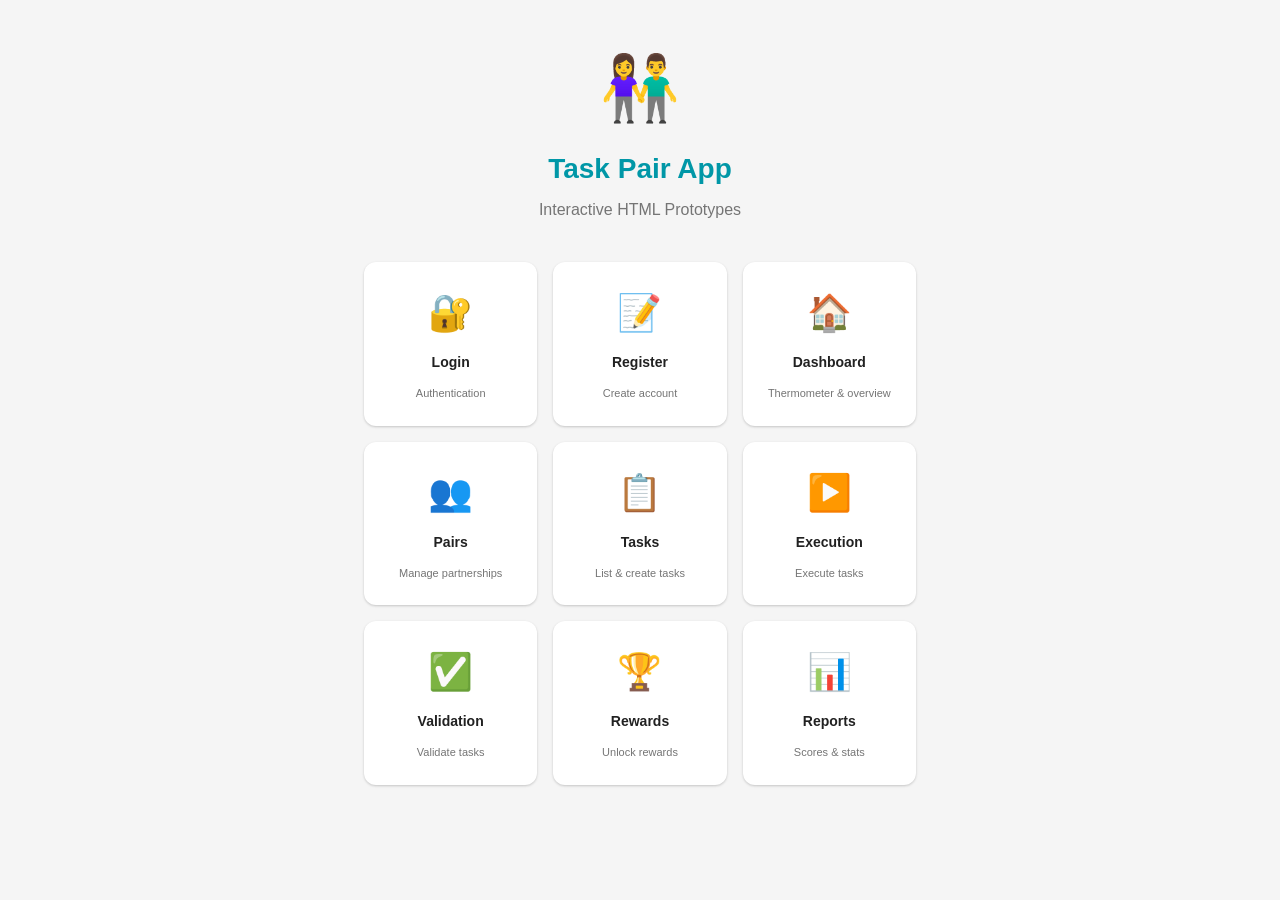
<file: prototypes/index.html>
<!DOCTYPE html>
<html lang="en">
<head>
  <meta charset="UTF-8">
  <meta name="viewport" content="width=device-width, initial-scale=1.0">
  <title>Task Pair App - Prototypes</title>
  <link rel="stylesheet" href="styles.css">
  <style>
    .index-container {
      max-width: 600px;
      margin: 0 auto;
      padding: 40px 24px;
    }
    .index-header {
      text-align: center;
      margin-bottom: 40px;
    }
    .index-header .logo { font-size: 64px; }
    .index-header h1 { color: var(--primary); font-size: 28px; margin-top: 12px; }
    .index-header p { color: var(--text-secondary); margin-top: 8px; }
    .page-grid {
      display: grid;
      grid-template-columns: repeat(auto-fill, minmax(160px, 1fr));
      gap: 16px;
    }
    .page-link {
      display: flex;
      flex-direction: column;
      align-items: center;
      gap: 12px;
      padding: 24px 16px;
      background: var(--surface);
      border-radius: var(--radius);
      box-shadow: var(--shadow-sm);
      text-decoration: none;
      color: var(--text);
      transition: var(--transition);
    }
    .page-link:hover {
      box-shadow: var(--shadow-lg);
      transform: translateY(-4px);
      text-decoration: none;
    }
    .page-link .page-icon { font-size: 36px; }
    .page-link .page-name { font-size: 14px; font-weight: 600; }
    .page-link .page-desc { font-size: 11px; color: var(--text-secondary); text-align: center; }
  </style>
</head>
<body>
  <div class="index-container">
    <div class="index-header">
      <div class="logo">👫</div>
      <h1>Task Pair App</h1>
      <p>Interactive HTML Prototypes</p>
    </div>

    <div class="page-grid">
      <a href="login.html" class="page-link">
        <span class="page-icon">🔐</span>
        <span class="page-name">Login</span>
        <span class="page-desc">Authentication</span>
      </a>
      <a href="register.html" class="page-link">
        <span class="page-icon">📝</span>
        <span class="page-name">Register</span>
        <span class="page-desc">Create account</span>
      </a>
      <a href="dashboard.html" class="page-link">
        <span class="page-icon">🏠</span>
        <span class="page-name">Dashboard</span>
        <span class="page-desc">Thermometer &amp; overview</span>
      </a>
      <a href="pairs.html" class="page-link">
        <span class="page-icon">👥</span>
        <span class="page-name">Pairs</span>
        <span class="page-desc">Manage partnerships</span>
      </a>
      <a href="tasks.html" class="page-link">
        <span class="page-icon">📋</span>
        <span class="page-name">Tasks</span>
        <span class="page-desc">List &amp; create tasks</span>
      </a>
      <a href="execution.html" class="page-link">
        <span class="page-icon">▶️</span>
        <span class="page-name">Execution</span>
        <span class="page-desc">Execute tasks</span>
      </a>
      <a href="validation.html" class="page-link">
        <span class="page-icon">✅</span>
        <span class="page-name">Validation</span>
        <span class="page-desc">Validate tasks</span>
      </a>
      <a href="rewards.html" class="page-link">
        <span class="page-icon">🏆</span>
        <span class="page-name">Rewards</span>
        <span class="page-desc">Unlock rewards</span>
      </a>
      <a href="reports.html" class="page-link">
        <span class="page-icon">📊</span>
        <span class="page-name">Reports</span>
        <span class="page-desc">Scores &amp; stats</span>
      </a>
    </div>
  </div>
</body>
</html>
</file>
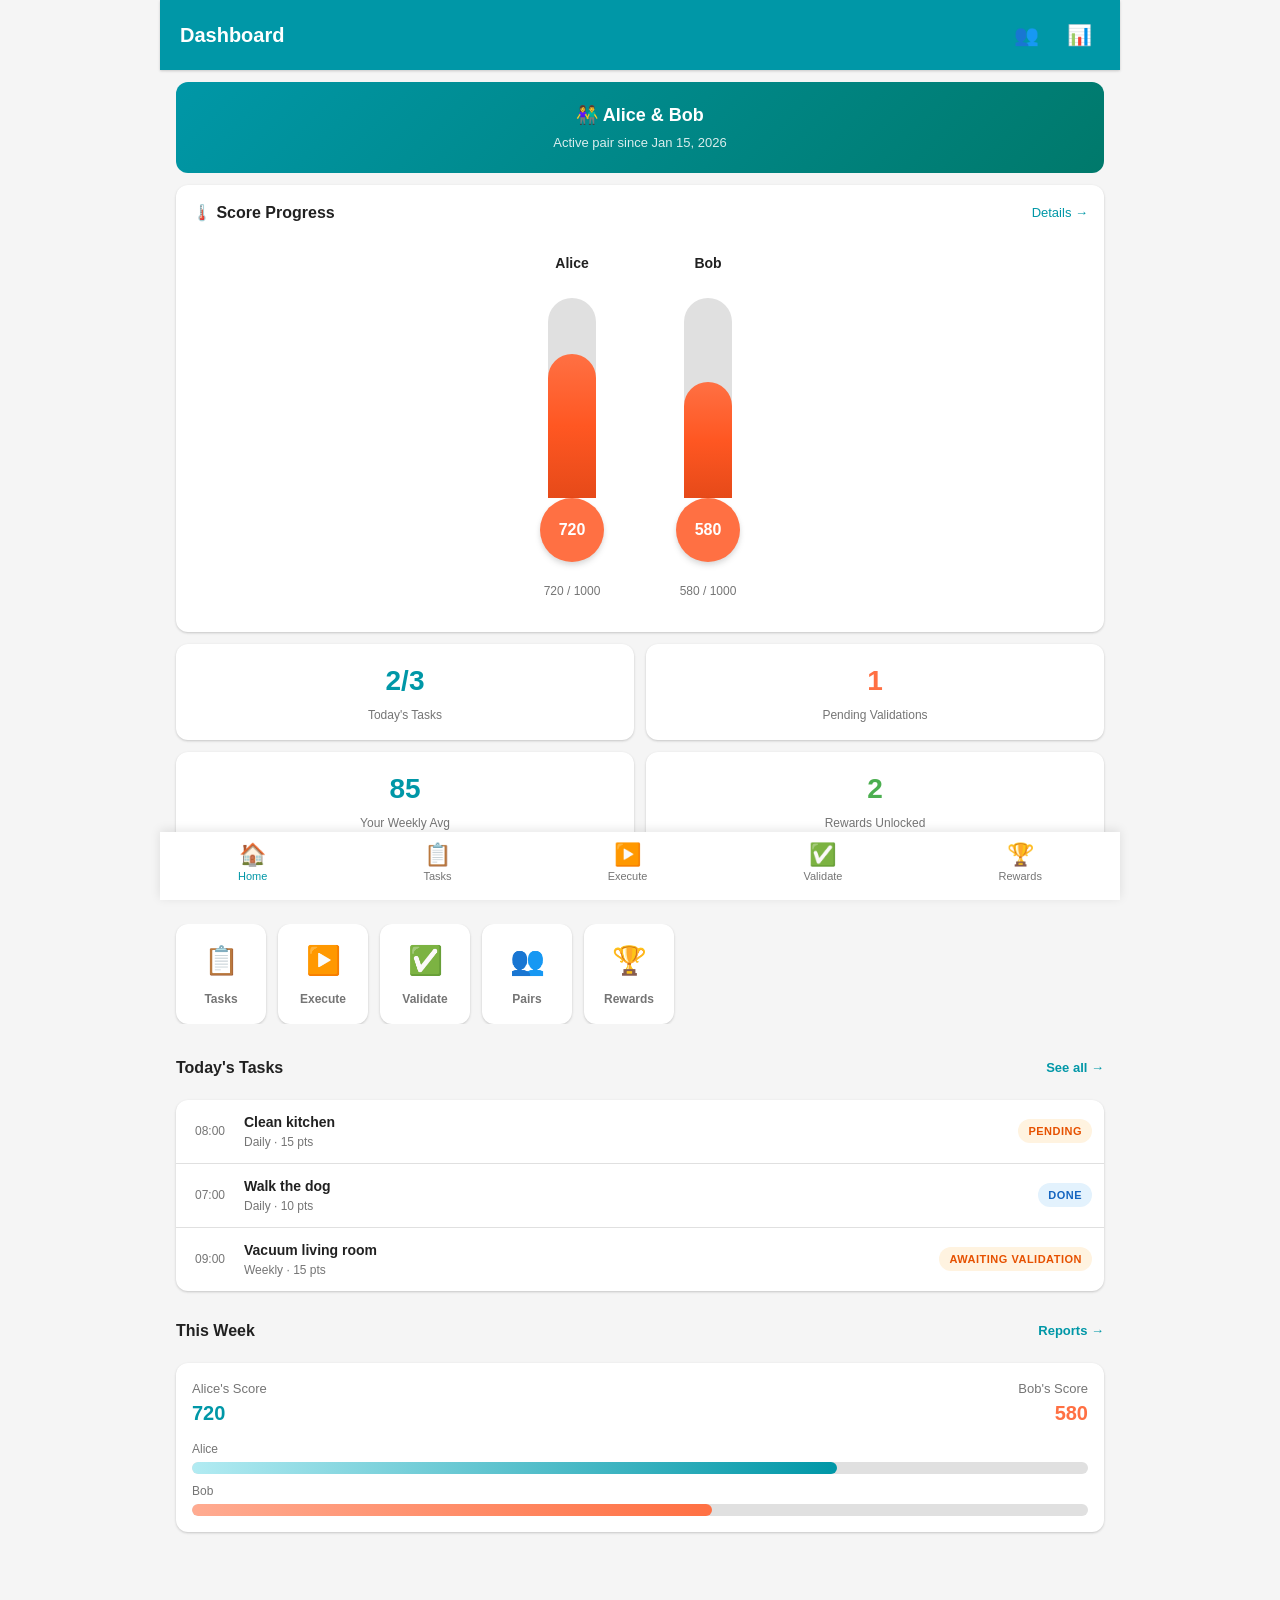
<file: prototypes/dashboard.html>
<!DOCTYPE html>
<html lang="en">
<head>
  <meta charset="UTF-8">
  <meta name="viewport" content="width=device-width, initial-scale=1.0">
  <title>Task Pair App - Dashboard</title>
  <link rel="stylesheet" href="styles.css">
  <style>
    .thermo-row {
      display: flex;
      justify-content: center;
      gap: 40px;
      padding: 16px;
    }
    .thermo-wrapper {
      display: flex;
      flex-direction: column;
      align-items: center;
    }
    .thermo-name {
      font-size: 14px;
      font-weight: 700;
      margin-bottom: 8px;
      color: var(--text);
    }
    .thermo-score-text {
      font-size: 12px;
      color: var(--text-secondary);
      margin-top: 4px;
    }
    .pair-banner {
      background: linear-gradient(135deg, var(--primary) 0%, var(--primary-dark) 100%);
      color: white;
      padding: 20px;
      margin: 0 16px;
      border-radius: var(--radius);
      text-align: center;
      margin-top: 12px;
    }
    .pair-banner h2 { font-size: 18px; margin-bottom: 4px; }
    .pair-banner p { font-size: 13px; opacity: 0.85; }
    .today-task {
      display: flex;
      align-items: center;
      gap: 12px;
      padding: 12px;
      border-bottom: 1px solid var(--divider);
    }
    .today-task:last-child { border-bottom: none; }
    .today-task .task-time {
      font-size: 12px;
      color: var(--text-secondary);
      min-width: 44px;
      text-align: center;
    }
    .today-task .task-info { flex: 1; }
    .today-task .task-info .task-name { font-size: 14px; font-weight: 600; }
    .today-task .task-info .task-meta { font-size: 12px; color: var(--text-secondary); }
  </style>
</head>
<body>
  <div class="app-container">
    <div id="content"></div>
  </div>

  <script src="app.js"></script>
  <script>
    document.addEventListener('DOMContentLoaded', function() {
      renderTopBar('Dashboard', {
        actions: `<a href="pairs.html" class="action-btn">👥</a>
                  <a href="reports.html" class="action-btn">📊</a>`
      });
      renderBottomNav('dashboard.html');

      const scores = MockData.scores;
      const pendingValidations = MockData.validations.filter(v => v.status === 'pending').length;
      const todayTasks = MockData.tasks.filter(t =>
        t.dueDate === '2026-03-23' && t.executorId === 'user1'
      );
      const completedToday = todayTasks.filter(t => t.status === 'done' || t.status === 'pending_validation').length;

      const content = document.getElementById('content');
      content.innerHTML = `
        <!-- Pair Banner -->
        <div class="pair-banner">
          <h2>👫 Alice &amp; Bob</h2>
          <p>Active pair since Jan 15, 2026</p>
        </div>

        <!-- Thermometers -->
        <div class="card" style="margin-top:12px">
          <div class="card-header">
            <h2>🌡️ Score Progress</h2>
            <a href="reports.html" style="font-size:13px">Details →</a>
          </div>
          <div class="thermo-row">
            <div class="thermo-wrapper">
              <div class="thermo-name">Alice</div>
              <div class="thermometer">
                <div class="thermometer-vertical">
                  <div class="thermometer-fill" style="height: ${(scores.user1.current / scores.user1.goal) * 100}%"></div>
                </div>
                <div class="thermometer-bulb">${scores.user1.current}</div>
              </div>
              <div class="thermo-score-text">${scores.user1.current} / ${scores.user1.goal}</div>
            </div>
            <div class="thermo-wrapper">
              <div class="thermo-name">Bob</div>
              <div class="thermometer">
                <div class="thermometer-vertical">
                  <div class="thermometer-fill" style="height: ${(scores.user2.current / scores.user2.goal) * 100}%"></div>
                </div>
                <div class="thermometer-bulb">${scores.user2.current}</div>
              </div>
              <div class="thermo-score-text">${scores.user2.current} / ${scores.user2.goal}</div>
            </div>
          </div>
        </div>

        <!-- Stats -->
        <div class="stats-grid">
          <div class="stat-card">
            <div class="stat-value">${completedToday}/${todayTasks.length}</div>
            <div class="stat-label">Today's Tasks</div>
          </div>
          <div class="stat-card">
            <div class="stat-value" style="color:var(--accent)">${pendingValidations}</div>
            <div class="stat-label">Pending Validations</div>
          </div>
          <div class="stat-card">
            <div class="stat-value">${scores.user1.weeklyAvg}</div>
            <div class="stat-label">Your Weekly Avg</div>
          </div>
          <div class="stat-card">
            <div class="stat-value" style="color:var(--success)">${MockData.rewards.filter(r => r.unlocked).length}</div>
            <div class="stat-label">Rewards Unlocked</div>
          </div>
        </div>

        <!-- Quick Actions -->
        <div class="section-header">
          <h2>Quick Actions</h2>
        </div>
        <div class="quick-actions">
          <a href="tasks.html" class="quick-action">
            <span class="qa-icon">📋</span>
            <span class="qa-label">Tasks</span>
          </a>
          <a href="execution.html" class="quick-action">
            <span class="qa-icon">▶️</span>
            <span class="qa-label">Execute</span>
          </a>
          <a href="validation.html" class="quick-action">
            <span class="qa-icon">✅</span>
            <span class="qa-label">Validate</span>
          </a>
          <a href="pairs.html" class="quick-action">
            <span class="qa-icon">👥</span>
            <span class="qa-label">Pairs</span>
          </a>
          <a href="rewards.html" class="quick-action">
            <span class="qa-icon">🏆</span>
            <span class="qa-label">Rewards</span>
          </a>
        </div>

        <!-- Today's Tasks -->
        <div class="section-header">
          <h2>Today's Tasks</h2>
          <a href="tasks.html">See all →</a>
        </div>
        <div class="card" style="padding:0; overflow:hidden">
          ${todayTasks.length > 0 ? todayTasks.map(t => `
            <div class="today-task">
              <div class="task-time">${t.scheduledTime}</div>
              <div class="task-info">
                <div class="task-name">${t.name}</div>
                <div class="task-meta">${recurrenceLabel(t.recurrence)} · ${t.points} pts</div>
              </div>
              ${statusBadge(t.status)}
            </div>
          `).join('') : `
            <div class="empty-state">
              <p>No tasks for today! 🎉</p>
            </div>
          `}
        </div>

        <!-- Score Summary -->
        <div class="section-header">
          <h2>This Week</h2>
          <a href="reports.html">Reports →</a>
        </div>
        <div class="card">
          <div style="display:flex; justify-content:space-between; align-items:center; margin-bottom:12px">
            <div>
              <div style="font-size:13px; color:var(--text-secondary)">Alice's Score</div>
              <div style="font-size:20px; font-weight:700; color:var(--primary)">${scores.user1.current}</div>
            </div>
            <div style="text-align:right">
              <div style="font-size:13px; color:var(--text-secondary)">Bob's Score</div>
              <div style="font-size:20px; font-weight:700; color:var(--accent)">${scores.user2.current}</div>
            </div>
          </div>
          <div style="margin-bottom:8px">
            <div style="font-size:12px; color:var(--text-secondary); margin-bottom:4px">Alice</div>
            <div class="progress-bar"><div class="progress-fill blue" style="width:${(scores.user1.current / scores.user1.goal) * 100}%"></div></div>
          </div>
          <div>
            <div style="font-size:12px; color:var(--text-secondary); margin-bottom:4px">Bob</div>
            <div class="progress-bar"><div class="progress-fill" style="width:${(scores.user2.current / scores.user2.goal) * 100}%"></div></div>
          </div>
        </div>
      `;
    });
  </script>
</body>
</html>
</file>
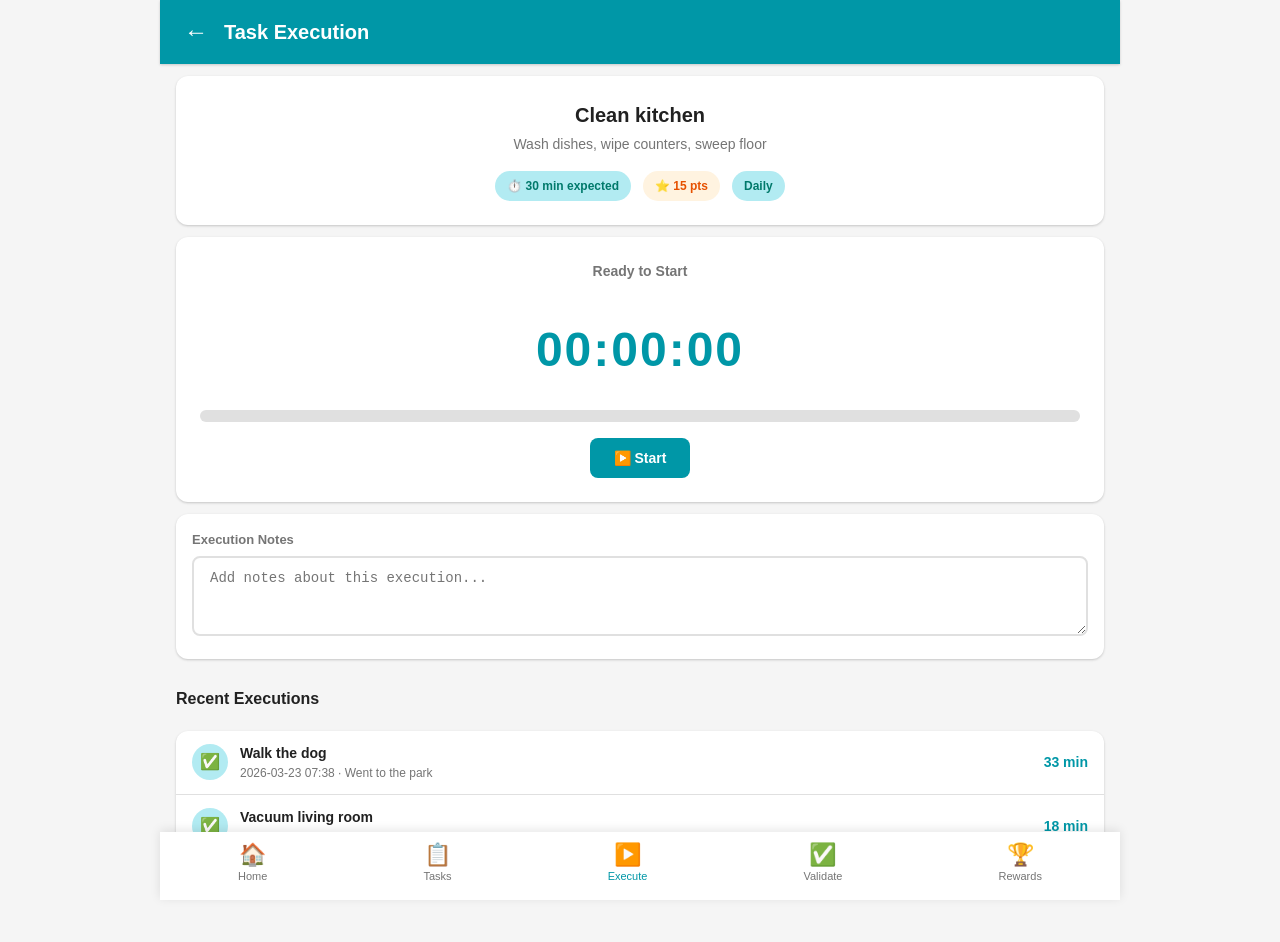
<file: prototypes/execution.html>
<!DOCTYPE html>
<html lang="en">
<head>
  <meta charset="UTF-8">
  <meta name="viewport" content="width=device-width, initial-scale=1.0">
  <title>Task Pair App - Execution</title>
  <link rel="stylesheet" href="styles.css">
  <style>
    .exec-task-card {
      text-align: center;
      padding: 24px 16px;
    }
    .exec-task-name {
      font-size: 20px;
      font-weight: 700;
      margin-bottom: 4px;
    }
    .exec-task-desc {
      font-size: 14px;
      color: var(--text-secondary);
      margin-bottom: 16px;
    }
    .exec-meta {
      display: flex;
      justify-content: center;
      gap: 12px;
      flex-wrap: wrap;
    }
    .timer-card {
      text-align: center;
      padding: 24px;
    }
    .timer-status {
      font-size: 14px;
      font-weight: 600;
      margin-bottom: 8px;
    }
    .timer-status.idle { color: var(--text-secondary); }
    .timer-status.running { color: var(--accent); }
    .timer-status.finished { color: var(--success); }
    .timer-buttons {
      display: flex;
      gap: 12px;
      justify-content: center;
      margin-top: 16px;
    }
    .exec-history-item {
      display: flex;
      align-items: center;
      gap: 12px;
      padding: 12px 16px;
      border-bottom: 1px solid var(--divider);
    }
    .exec-history-item:last-child { border-bottom: none; }
    .exec-history-icon {
      width: 36px;
      height: 36px;
      border-radius: 50%;
      display: flex;
      align-items: center;
      justify-content: center;
      font-size: 16px;
      flex-shrink: 0;
    }
    .exec-history-info { flex: 1; }
    .exec-history-info .exec-name { font-size: 14px; font-weight: 600; }
    .exec-history-info .exec-time { font-size: 12px; color: var(--text-secondary); }
    .exec-history-duration {
      font-size: 14px;
      font-weight: 700;
      color: var(--primary);
    }
    .pending-task-item {
      display: flex;
      align-items: center;
      gap: 12px;
      padding: 14px 16px;
      border-bottom: 1px solid var(--divider);
      cursor: pointer;
      transition: var(--transition);
    }
    .pending-task-item:hover { background: rgba(0,151,167,0.04); }
    .pending-task-item:last-child { border-bottom: none; }
    .pending-task-item .pt-info { flex: 1; }
    .pending-task-item .pt-name { font-size: 14px; font-weight: 600; }
    .pending-task-item .pt-meta { font-size: 12px; color: var(--text-secondary); }
  </style>
</head>
<body>
  <div class="app-container">
    <div id="content"></div>
  </div>

  <script src="app.js"></script>
  <script>
    let timerInterval = null;
    let timerSeconds = 0;
    let timerRunning = false;
    let selectedTaskIndex = 0;

    document.addEventListener('DOMContentLoaded', function() {
      renderTopBar('Task Execution', { backPage: 'dashboard.html' });
      renderBottomNav('execution.html');
      render();
    });

    function render() {
      const pendingTasks = MockData.tasks.filter(t =>
        (t.status === 'pending' || t.status === 'in_progress') && t.executorId === 'user1'
      );
      const task = pendingTasks[selectedTaskIndex] || pendingTasks[0];
      const history = MockData.executions.filter(e => e.finishedAt);

      const content = document.getElementById('content');
      content.innerHTML = `
        <!-- Current Task Execution -->
        ${task ? `
          <div class="card exec-task-card">
            <div class="exec-task-name">${task.name}</div>
            <div class="exec-task-desc">${task.description}</div>
            <div class="exec-meta">
              <span class="chip">⏱️ ${task.expectedDuration} min expected</span>
              <span class="chip" style="background:#FFF3E0; color:#E65100">⭐ ${task.points} pts</span>
              <span class="chip">${recurrenceLabel(task.recurrence)}</span>
            </div>
          </div>

          <!-- Timer -->
          <div class="card timer-card">
            <div class="timer-status ${timerRunning ? 'running' : timerSeconds > 0 ? 'finished' : 'idle'}">
              ${timerRunning ? '⏱️ Timer Running...' : timerSeconds > 0 ? '✅ Task Completed!' : 'Ready to Start'}
            </div>
            <div class="timer-display ${timerRunning ? 'running' : ''}" id="timerDisplay">
              ${formatTime(timerSeconds)}
            </div>
            <div class="progress-bar" style="margin-bottom:16px">
              <div class="progress-fill ${timerSeconds >= task.expectedDuration * 60 ? '' : 'green'}"
                   id="timerProgress"
                   style="width: ${Math.min((timerSeconds / (task.expectedDuration * 60)) * 100, 100)}%">
              </div>
            </div>
            <div class="timer-buttons">
              ${!timerRunning && timerSeconds === 0 ? `
                <button class="btn btn-primary" onclick="startTimer()">▶️ Start</button>
              ` : timerRunning ? `
                <button class="btn btn-accent" onclick="stopTimer()">⏸️ Pause</button>
                <button class="btn btn-success" onclick="finishTimer()">✅ Finish</button>
              ` : `
                <button class="btn btn-primary" onclick="startTimer()">▶️ Resume</button>
                <button class="btn btn-success" onclick="finishExecution()">📤 Submit</button>
              `}
            </div>
          </div>

          <!-- Notes -->
          <div class="card">
            <div class="form-group" style="margin-bottom:0">
              <label>Execution Notes</label>
              <textarea id="execNotes" class="form-control" placeholder="Add notes about this execution..."></textarea>
            </div>
          </div>
        ` : `
          <div class="card">
            <div class="empty-state">
              <div class="empty-icon">🎉</div>
              <p>No pending tasks to execute!</p>
            </div>
          </div>
        `}

        <!-- Pending Tasks Queue -->
        ${pendingTasks.length > 1 ? `
          <div class="section-header">
            <h2>Task Queue</h2>
          </div>
          <div class="card" style="padding:0; overflow:hidden">
            ${pendingTasks.map((t, i) => `
              <div class="pending-task-item ${i === selectedTaskIndex ? 'style="background:var(--primary-light)"' : ''}" onclick="selectTask(${i})">
                <div style="font-size:20px">${i === selectedTaskIndex ? '▶️' : '⏸️'}</div>
                <div class="pt-info">
                  <div class="pt-name">${t.name}</div>
                  <div class="pt-meta">${t.scheduledTime} · ${t.expectedDuration} min · ${t.points} pts</div>
                </div>
                ${statusBadge(t.status)}
              </div>
            `).join('')}
          </div>
        ` : ''}

        <!-- Execution History -->
        <div class="section-header">
          <h2>Recent Executions</h2>
        </div>
        <div class="card" style="padding:0; overflow:hidden">
          ${history.length > 0 ? history.map(e => {
            const task = MockData.tasks.find(t => t.id === e.taskId);
            return `
              <div class="exec-history-item">
                <div class="exec-history-icon" style="background:var(--primary-light); color:var(--primary)">✅</div>
                <div class="exec-history-info">
                  <div class="exec-name">${task ? task.name : 'Unknown Task'}</div>
                  <div class="exec-time">${e.finishedAt} · ${e.notes || 'No notes'}</div>
                </div>
                <div class="exec-history-duration">${e.duration} min</div>
              </div>
            `;
          }).join('') : `
            <div class="empty-state">
              <div class="empty-icon">📜</div>
              <p>No execution history yet</p>
            </div>
          `}
        </div>
      `;
    }

    function formatTime(seconds) {
      const h = Math.floor(seconds / 3600);
      const m = Math.floor((seconds % 3600) / 60);
      const s = seconds % 60;
      return `${String(h).padStart(2, '0')}:${String(m).padStart(2, '0')}:${String(s).padStart(2, '0')}`;
    }

    function startTimer() {
      timerRunning = true;
      timerInterval = setInterval(() => {
        timerSeconds++;
        const display = document.getElementById('timerDisplay');
        const progress = document.getElementById('timerProgress');
        if (display) display.textContent = formatTime(timerSeconds);
        const pendingTasks = MockData.tasks.filter(t =>
          (t.status === 'pending' || t.status === 'in_progress') && t.executorId === 'user1'
        );
        const task = pendingTasks[selectedTaskIndex];
        if (progress && task) {
          progress.style.width = Math.min((timerSeconds / (task.expectedDuration * 60)) * 100, 100) + '%';
        }
      }, 1000);
      render();
    }

    function stopTimer() {
      timerRunning = false;
      clearInterval(timerInterval);
      render();
    }

    function finishTimer() {
      timerRunning = false;
      clearInterval(timerInterval);
      render();
    }

    function finishExecution() {
      showToast('Task submitted for validation! ✅');
      timerSeconds = 0;
      timerRunning = false;
      clearInterval(timerInterval);
      setTimeout(() => render(), 600);
    }

    function selectTask(index) {
      selectedTaskIndex = index;
      timerSeconds = 0;
      timerRunning = false;
      clearInterval(timerInterval);
      render();
    }
  </script>
</body>
</html>
</file>
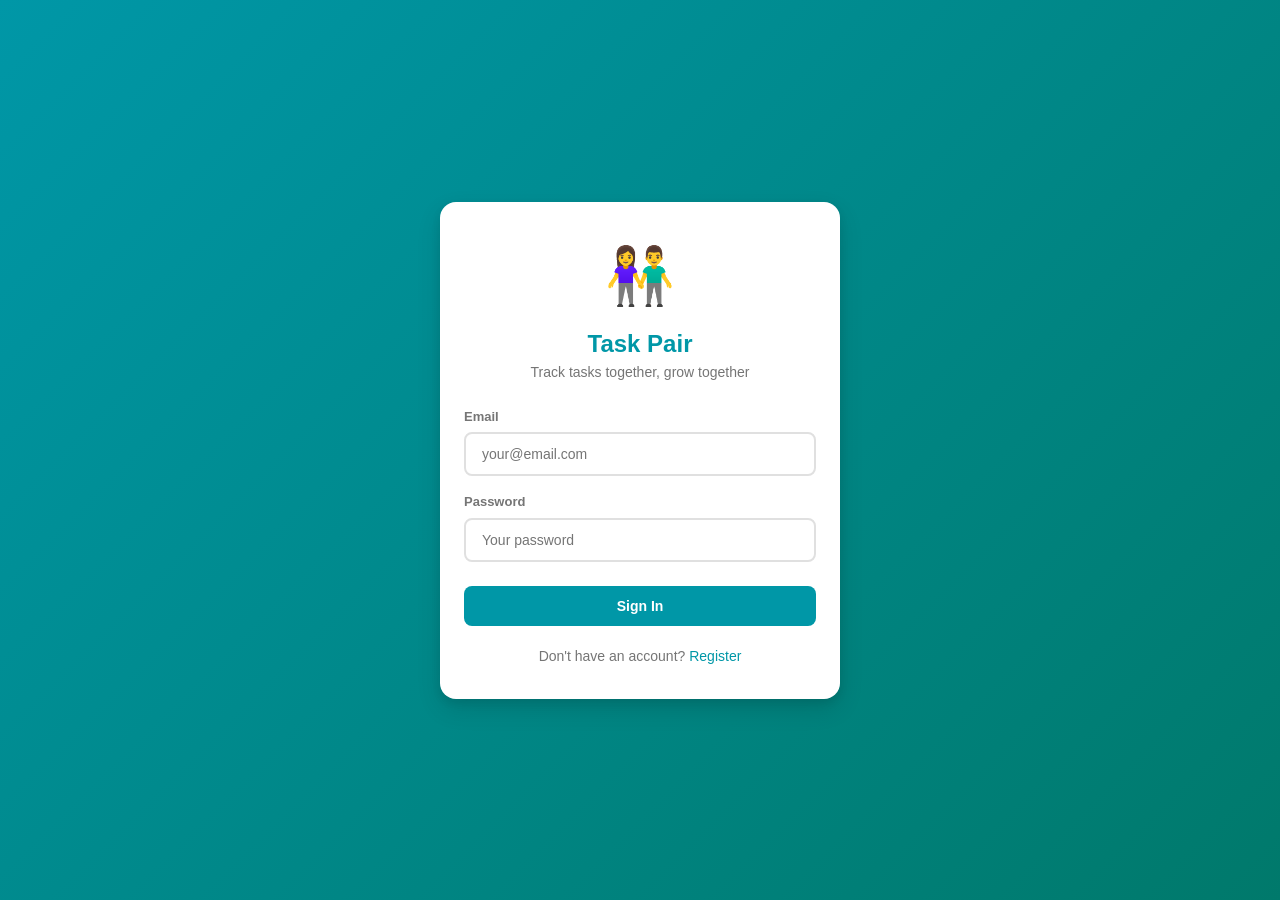
<file: prototypes/login.html>
<!DOCTYPE html>
<html lang="en">
<head>
  <meta charset="UTF-8">
  <meta name="viewport" content="width=device-width, initial-scale=1.0">
  <title>Task Pair App - Login</title>
  <link rel="stylesheet" href="styles.css">
</head>
<body>
  <div class="auth-container">
    <div class="auth-card">
      <div class="auth-logo">
        <div class="logo-icon">👫</div>
        <h1>Task Pair</h1>
        <p>Track tasks together, grow together</p>
      </div>

      <form id="loginForm" onsubmit="handleLogin(event)">
        <div class="form-group">
          <label for="email">Email</label>
          <input type="email" id="email" class="form-control" placeholder="your@email.com" required>
        </div>
        <div class="form-group">
          <label for="password">Password</label>
          <input type="password" id="password" class="form-control" placeholder="Your password" required>
        </div>
        <button type="submit" class="btn btn-primary btn-block" style="margin-top:8px">
          Sign In
        </button>
      </form>

      <div class="auth-footer">
        Don't have an account? <a href="register.html">Register</a>
      </div>
    </div>
  </div>

  <script src="app.js"></script>
  <script>
    function handleLogin(e) {
      e.preventDefault();
      const email = document.getElementById('email').value;
      if (email) {
        showToast('Welcome back!');
        setTimeout(() => navigateTo('dashboard.html'), 800);
      }
    }
  </script>
</body>
</html>
</file>
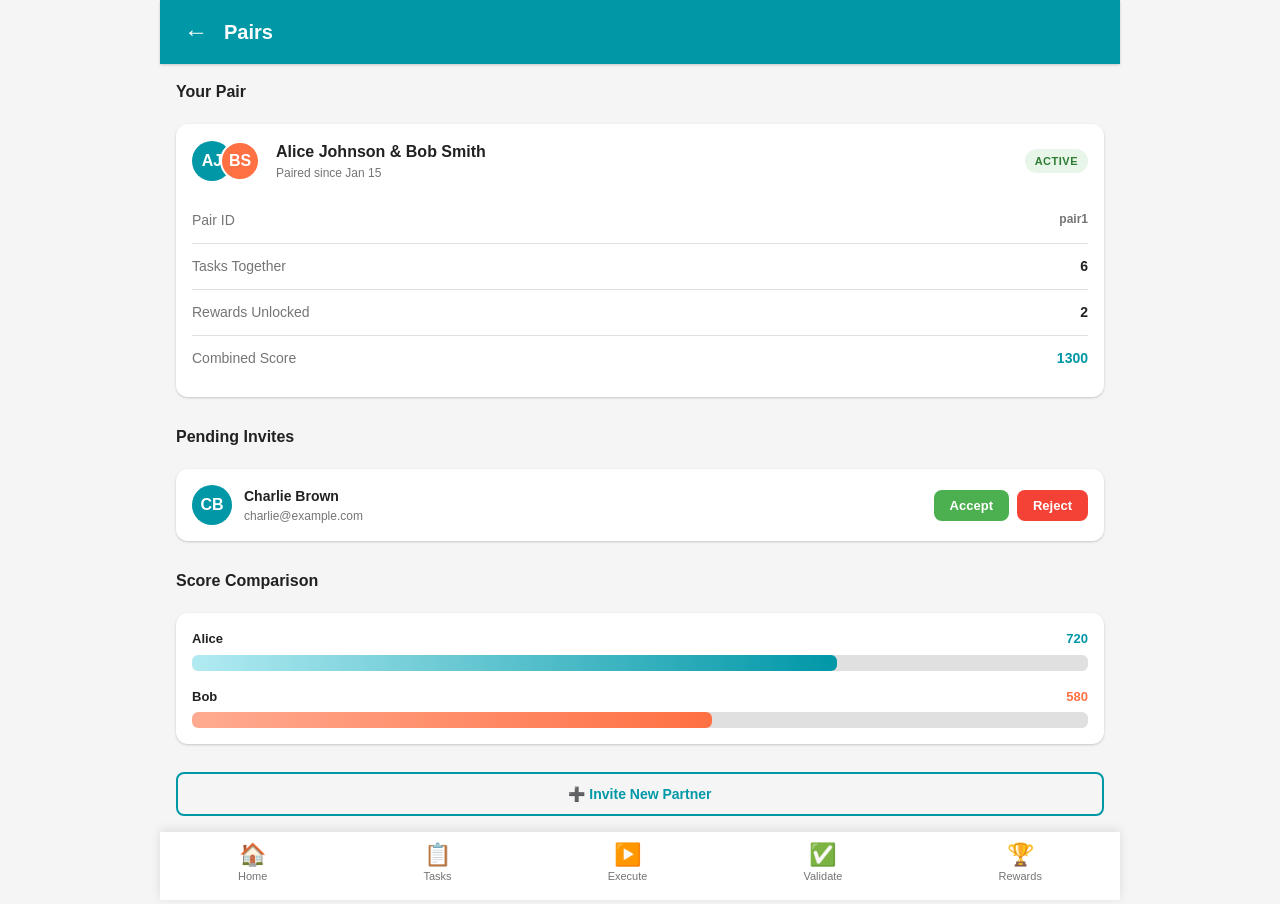
<file: prototypes/pairs.html>
<!DOCTYPE html>
<html lang="en">
<head>
  <meta charset="UTF-8">
  <meta name="viewport" content="width=device-width, initial-scale=1.0">
  <title>Task Pair App - Pairs</title>
  <link rel="stylesheet" href="styles.css">
  <style>
    .pair-card {
      display: flex;
      align-items: center;
      gap: 16px;
      padding: 16px;
    }
    .pair-avatars {
      display: flex;
      align-items: center;
    }
    .pair-avatars .avatar:nth-child(2) {
      margin-left: -12px;
      border: 2px solid white;
    }
    .pair-info { flex: 1; }
    .pair-info .pair-names { font-size: 16px; font-weight: 700; }
    .pair-info .pair-since { font-size: 12px; color: var(--text-secondary); }
    .invite-card {
      display: flex;
      align-items: center;
      gap: 12px;
      padding: 16px;
    }
    .invite-card .invite-info { flex: 1; }
    .invite-card .invite-info .invite-name { font-size: 14px; font-weight: 600; }
    .invite-card .invite-info .invite-email { font-size: 12px; color: var(--text-secondary); }
    .invite-actions { display: flex; gap: 8px; }
    .detail-row {
      display: flex;
      justify-content: space-between;
      padding: 12px 0;
      border-bottom: 1px solid var(--divider);
      font-size: 14px;
    }
    .detail-row:last-child { border-bottom: none; }
    .detail-label { color: var(--text-secondary); }
    .detail-value { font-weight: 600; }
  </style>
</head>
<body>
  <div class="app-container">
    <div id="content"></div>
  </div>

  <!-- Invite Modal -->
  <div class="modal-overlay" id="inviteModal">
    <div class="modal">
      <div class="modal-header">
        <h2>Invite Partner</h2>
        <button class="modal-close" onclick="closeModal('inviteModal')">&times;</button>
      </div>
      <form onsubmit="sendInvite(event)">
        <div class="form-group">
          <label for="inviteEmail">Partner's Email</label>
          <input type="email" id="inviteEmail" class="form-control" placeholder="partner@email.com" required>
        </div>
        <div class="form-group">
          <label for="inviteMessage">Message (optional)</label>
          <textarea id="inviteMessage" class="form-control" placeholder="Hey, let's track tasks together!"></textarea>
        </div>
        <button type="submit" class="btn btn-primary btn-block">Send Invite</button>
      </form>
    </div>
  </div>

  <script src="app.js"></script>
  <script>
    document.addEventListener('DOMContentLoaded', function() {
      renderTopBar('Pairs', { backPage: 'dashboard.html' });
      renderBottomNav('');

      const pair = MockData.pair;
      const invites = MockData.invites;

      const content = document.getElementById('content');
      content.innerHTML = `
        <!-- Current Pair -->
        <div class="section-header">
          <h2>Your Pair</h2>
        </div>
        <div class="card" style="padding:0; overflow:hidden">
          <div class="pair-card">
            <div class="pair-avatars">
              <div class="avatar avatar-primary">${getInitials(pair.user1Name)}</div>
              <div class="avatar avatar-accent">${getInitials(pair.user2Name)}</div>
            </div>
            <div class="pair-info">
              <div class="pair-names">${pair.user1Name} &amp; ${pair.user2Name}</div>
              <div class="pair-since">Paired since ${formatDate(pair.createdAt)}</div>
            </div>
            ${statusBadge(pair.status)}
          </div>
          <div style="padding:0 16px 16px">
            <div class="detail-row">
              <span class="detail-label">Pair ID</span>
              <span class="detail-value" style="font-size:12px; color:var(--text-secondary)">${pair.id}</span>
            </div>
            <div class="detail-row">
              <span class="detail-label">Tasks Together</span>
              <span class="detail-value">${MockData.tasks.length}</span>
            </div>
            <div class="detail-row">
              <span class="detail-label">Rewards Unlocked</span>
              <span class="detail-value">${MockData.rewards.filter(r => r.unlocked).length}</span>
            </div>
            <div class="detail-row">
              <span class="detail-label">Combined Score</span>
              <span class="detail-value" style="color:var(--primary)">${MockData.scores.user1.current + MockData.scores.user2.current}</span>
            </div>
          </div>
        </div>

        <!-- Pending Invites -->
        <div class="section-header">
          <h2>Pending Invites</h2>
        </div>
        ${invites.length > 0 ? `
          <div class="card" style="padding:0; overflow:hidden">
            ${invites.map(inv => `
              <div class="invite-card">
                <div class="avatar avatar-primary">${getInitials(inv.fromName)}</div>
                <div class="invite-info">
                  <div class="invite-name">${inv.fromName}</div>
                  <div class="invite-email">${inv.fromEmail}</div>
                </div>
                <div class="invite-actions">
                  <button class="btn btn-success btn-sm" onclick="acceptInvite('${inv.id}')">Accept</button>
                  <button class="btn btn-error btn-sm" onclick="rejectInvite('${inv.id}')">Reject</button>
                </div>
              </div>
            `).join('')}
          </div>
        ` : `
          <div class="card">
            <div class="empty-state">
              <div class="empty-icon">📭</div>
              <p>No pending invites</p>
            </div>
          </div>
        `}

        <!-- Score Comparison -->
        <div class="section-header">
          <h2>Score Comparison</h2>
        </div>
        <div class="card">
          <div style="margin-bottom:16px">
            <div style="display:flex; justify-content:space-between; margin-bottom:6px">
              <span style="font-size:13px; font-weight:600">Alice</span>
              <span style="font-size:13px; font-weight:700; color:var(--primary)">${MockData.scores.user1.current}</span>
            </div>
            <div class="progress-bar" style="height:16px">
              <div class="progress-fill blue" style="width:${(MockData.scores.user1.current / MockData.scores.user1.goal) * 100}%; height:100%"></div>
            </div>
          </div>
          <div>
            <div style="display:flex; justify-content:space-between; margin-bottom:6px">
              <span style="font-size:13px; font-weight:600">Bob</span>
              <span style="font-size:13px; font-weight:700; color:var(--accent)">${MockData.scores.user2.current}</span>
            </div>
            <div class="progress-bar" style="height:16px">
              <div class="progress-fill" style="width:${(MockData.scores.user2.current / MockData.scores.user2.goal) * 100}%; height:100%"></div>
            </div>
          </div>
        </div>

        <div style="padding:16px">
          <button class="btn btn-outline btn-block" onclick="openModal('inviteModal')">
            ➕ Invite New Partner
          </button>
        </div>
      `;
    });

    function acceptInvite(id) {
      showToast('Invite accepted!');
      setTimeout(() => location.reload(), 500);
    }

    function rejectInvite(id) {
      showToast('Invite rejected', 'error');
      setTimeout(() => location.reload(), 500);
    }

    function sendInvite(e) {
      e.preventDefault();
      closeModal('inviteModal');
      showToast('Invite sent!');
    }
  </script>
</body>
</html>
</file>
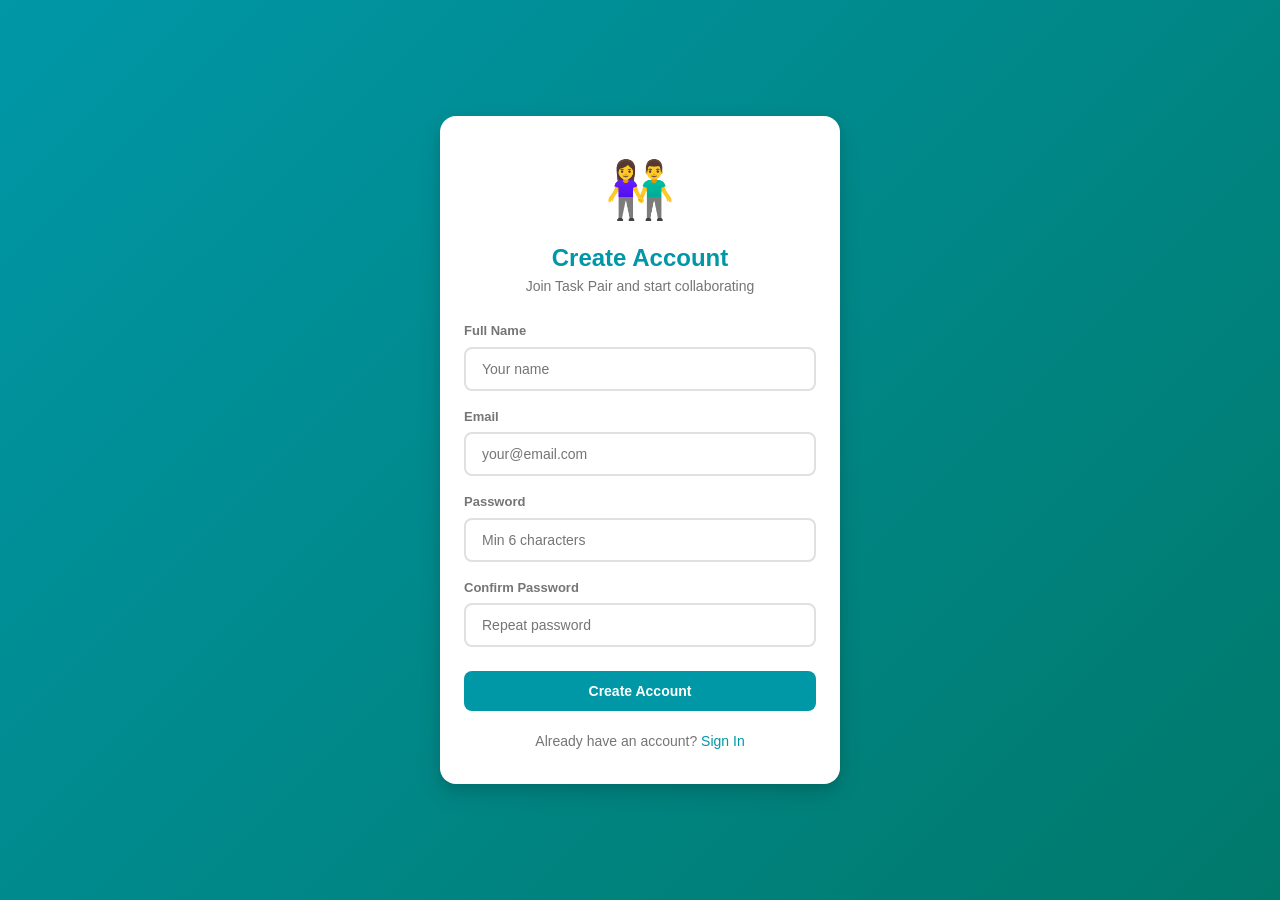
<file: prototypes/register.html>
<!DOCTYPE html>
<html lang="en">
<head>
  <meta charset="UTF-8">
  <meta name="viewport" content="width=device-width, initial-scale=1.0">
  <title>Task Pair App - Register</title>
  <link rel="stylesheet" href="styles.css">
</head>
<body>
  <div class="auth-container">
    <div class="auth-card">
      <div class="auth-logo">
        <div class="logo-icon">👫</div>
        <h1>Create Account</h1>
        <p>Join Task Pair and start collaborating</p>
      </div>

      <form id="registerForm" onsubmit="handleRegister(event)">
        <div class="form-group">
          <label for="name">Full Name</label>
          <input type="text" id="name" class="form-control" placeholder="Your name" required>
        </div>
        <div class="form-group">
          <label for="email">Email</label>
          <input type="email" id="email" class="form-control" placeholder="your@email.com" required>
        </div>
        <div class="form-group">
          <label for="password">Password</label>
          <input type="password" id="password" class="form-control" placeholder="Min 6 characters" required minlength="6">
        </div>
        <div class="form-group">
          <label for="confirmPassword">Confirm Password</label>
          <input type="password" id="confirmPassword" class="form-control" placeholder="Repeat password" required>
        </div>
        <button type="submit" class="btn btn-primary btn-block" style="margin-top:8px">
          Create Account
        </button>
      </form>

      <div class="auth-footer">
        Already have an account? <a href="login.html">Sign In</a>
      </div>
    </div>
  </div>

  <script src="app.js"></script>
  <script>
    function handleRegister(e) {
      e.preventDefault();
      const pw = document.getElementById('password').value;
      const cpw = document.getElementById('confirmPassword').value;
      if (pw !== cpw) {
        showToast('Passwords do not match', 'error');
        return;
      }
      showToast('Account created successfully!');
      setTimeout(() => navigateTo('dashboard.html'), 800);
    }
  </script>
</body>
</html>
</file>
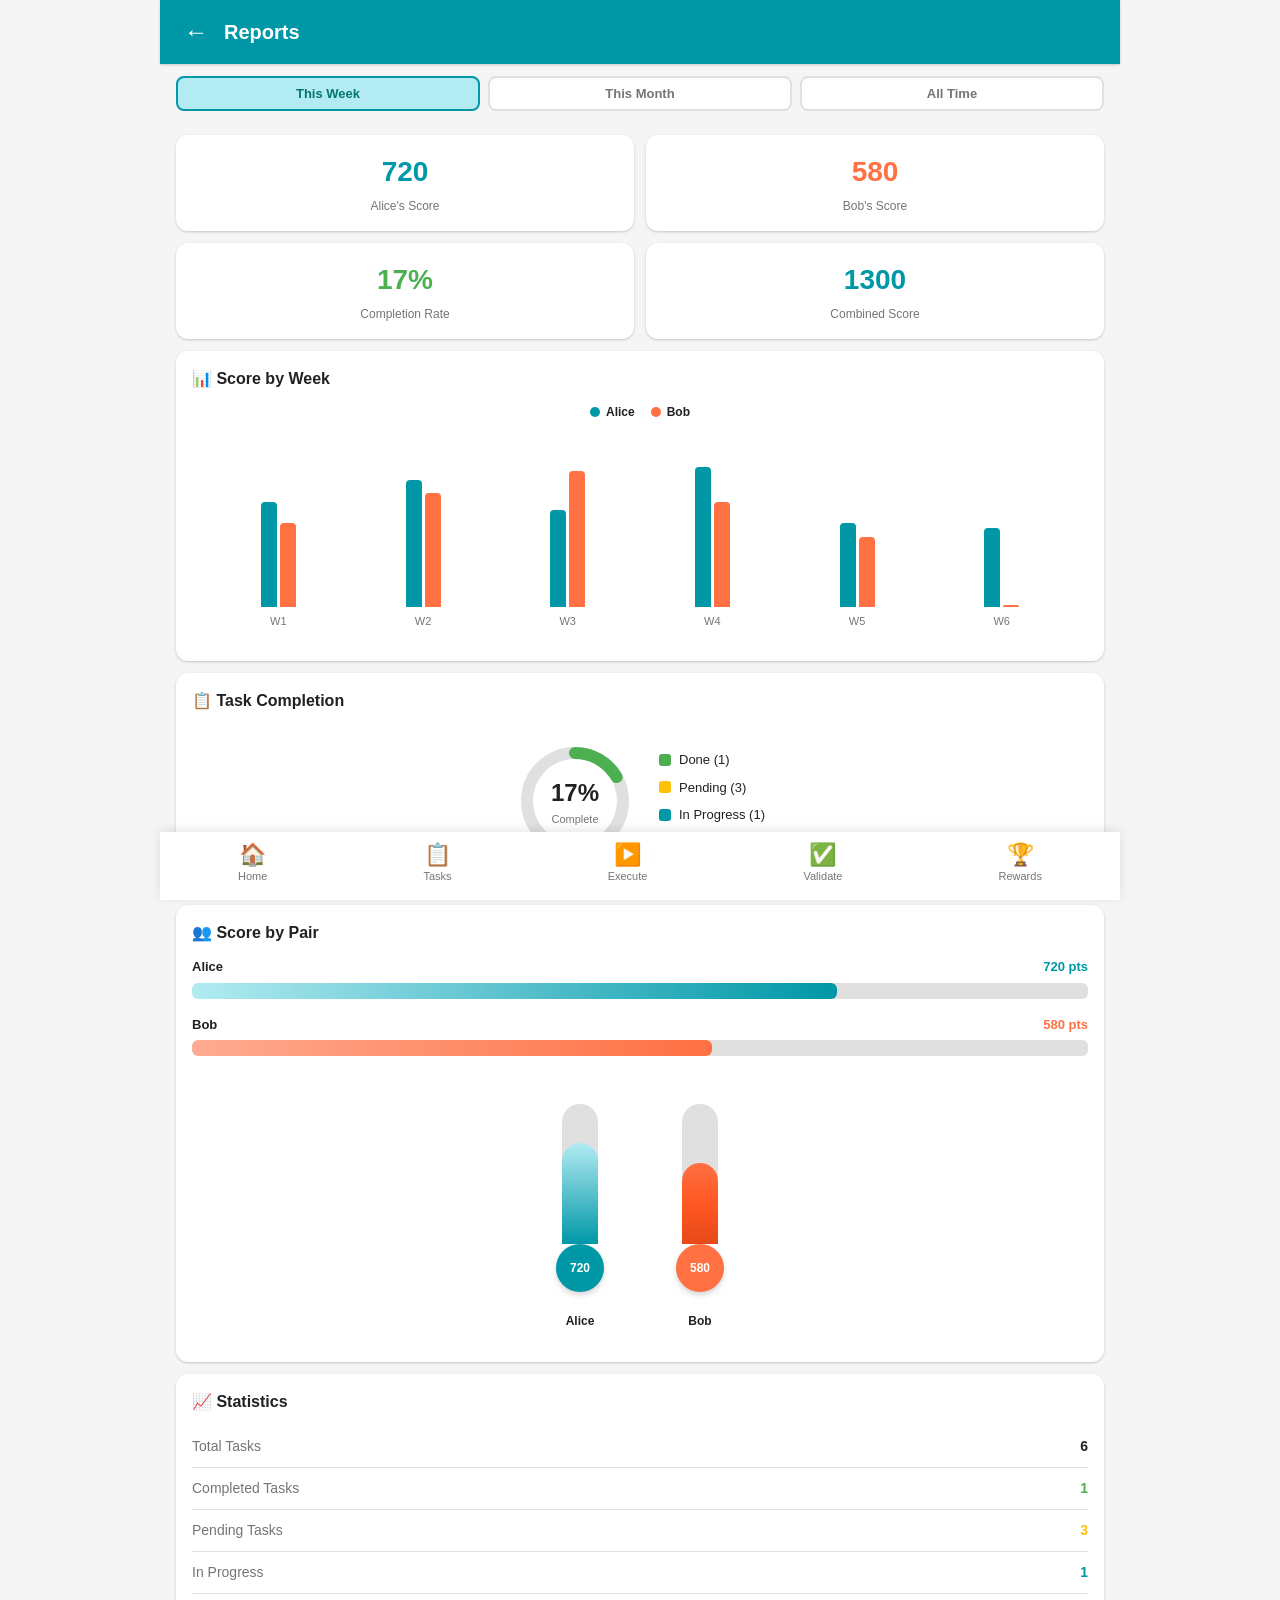
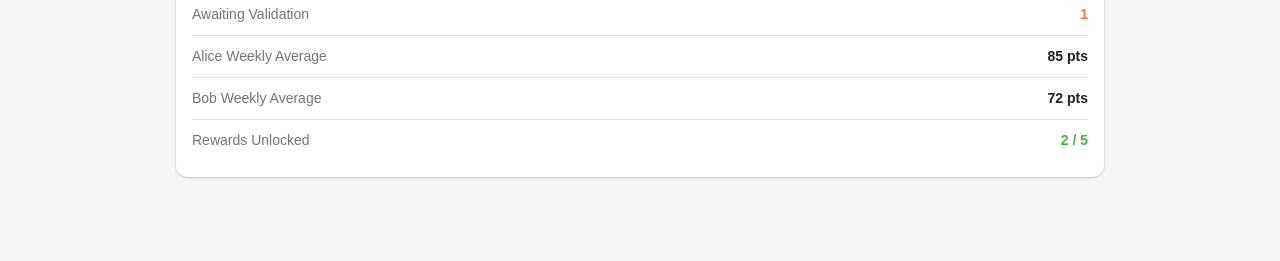
<file: prototypes/reports.html>
<!DOCTYPE html>
<html lang="en">
<head>
  <meta charset="UTF-8">
  <meta name="viewport" content="width=device-width, initial-scale=1.0">
  <title>Task Pair App - Reports</title>
  <link rel="stylesheet" href="styles.css">
  <style>
    .chart-container {
      padding: 16px;
    }
    .chart-legend {
      display: flex;
      justify-content: center;
      gap: 16px;
      margin-bottom: 12px;
    }
    .legend-item {
      display: flex;
      align-items: center;
      gap: 6px;
      font-size: 12px;
      font-weight: 600;
    }
    .legend-dot {
      width: 10px;
      height: 10px;
      border-radius: 50%;
    }
    .dual-bar-chart {
      display: flex;
      align-items: flex-end;
      gap: 4px;
      height: 180px;
      padding: 0;
    }
    .dual-bar-group {
      flex: 1;
      display: flex;
      flex-direction: column;
      align-items: center;
      justify-content: flex-end;
      height: 100%;
    }
    .dual-bars {
      display: flex;
      gap: 3px;
      align-items: flex-end;
      height: 150px;
    }
    .dual-bar {
      width: 16px;
      border-radius: 4px 4px 0 0;
      transition: height 0.6s ease;
      min-height: 2px;
    }
    .dual-bar.user1 { background: var(--primary); }
    .dual-bar.user2 { background: var(--accent); }
    .dual-bar-label {
      font-size: 11px;
      color: var(--text-secondary);
      margin-top: 6px;
    }
    .period-selector {
      display: flex;
      gap: 8px;
      padding: 12px 16px;
    }
    .period-btn {
      flex: 1;
      padding: 8px;
      border: 2px solid var(--divider);
      border-radius: var(--radius-sm);
      background: var(--surface);
      font-size: 13px;
      font-weight: 600;
      color: var(--text-secondary);
      cursor: pointer;
      text-align: center;
      transition: var(--transition);
    }
    .period-btn.active {
      border-color: var(--primary);
      background: var(--primary-light);
      color: var(--primary-dark);
    }
    .stat-row {
      display: flex;
      justify-content: space-between;
      padding: 10px 0;
      border-bottom: 1px solid var(--divider);
      font-size: 14px;
    }
    .stat-row:last-child { border-bottom: none; }
    .stat-row .label { color: var(--text-secondary); }
    .stat-row .value { font-weight: 700; }
    .donut-container {
      display: flex;
      justify-content: center;
      align-items: center;
      gap: 24px;
      padding: 16px;
    }
    .donut {
      position: relative;
      width: 120px;
      height: 120px;
    }
    .donut svg {
      width: 120px;
      height: 120px;
      transform: rotate(-90deg);
    }
    .donut circle {
      fill: none;
      stroke-width: 12;
    }
    .donut .bg { stroke: var(--thermo-bg); }
    .donut .fill { stroke-linecap: round; transition: stroke-dashoffset 0.8s ease; }
    .donut-label {
      position: absolute;
      top: 50%;
      left: 50%;
      transform: translate(-50%, -50%);
      text-align: center;
    }
    .donut-label .donut-value {
      font-size: 24px;
      font-weight: 700;
    }
    .donut-label .donut-text {
      font-size: 11px;
      color: var(--text-secondary);
    }
    .donut-legend {
      display: flex;
      flex-direction: column;
      gap: 8px;
    }
    .donut-legend-item {
      display: flex;
      align-items: center;
      gap: 8px;
      font-size: 13px;
    }
    .donut-legend-color {
      width: 12px;
      height: 12px;
      border-radius: 3px;
    }
  </style>
</head>
<body>
  <div class="app-container">
    <div id="content"></div>
  </div>

  <script src="app.js"></script>
  <script>
    let currentPeriod = 'week';

    document.addEventListener('DOMContentLoaded', function() {
      renderTopBar('Reports', { backPage: 'dashboard.html' });
      renderBottomNav('');
      render();
    });

    function render() {
      const scores = MockData.scores;
      const weekly = MockData.weeklyScores;
      const tasks = MockData.tasks;
      const maxScore = Math.max(...weekly.flatMap(w => [w.user1, w.user2]));

      // Task stats
      const totalTasks = tasks.length;
      const doneTasks = tasks.filter(t => t.status === 'done').length;
      const pendingTasks = tasks.filter(t => t.status === 'pending').length;
      const inProgressTasks = tasks.filter(t => t.status === 'in_progress').length;
      const validationTasks = tasks.filter(t => t.status === 'pending_validation').length;
      const completionRate = totalTasks > 0 ? Math.round((doneTasks / totalTasks) * 100) : 0;

      // Donut data
      const circumference = 2 * Math.PI * 48;
      const doneOffset = circumference - (circumference * doneTasks / totalTasks);
      const pendingOffset = circumference - (circumference * pendingTasks / totalTasks);

      const content = document.getElementById('content');
      content.innerHTML = `
        <!-- Period Selector -->
        <div class="period-selector">
          <button class="period-btn ${currentPeriod === 'week' ? 'active' : ''}" onclick="setPeriod('week')">This Week</button>
          <button class="period-btn ${currentPeriod === 'month' ? 'active' : ''}" onclick="setPeriod('month')">This Month</button>
          <button class="period-btn ${currentPeriod === 'all' ? 'active' : ''}" onclick="setPeriod('all')">All Time</button>
        </div>

        <!-- Score Overview -->
        <div class="stats-grid">
          <div class="stat-card">
            <div class="stat-value">${scores.user1.current}</div>
            <div class="stat-label">Alice's Score</div>
          </div>
          <div class="stat-card">
            <div class="stat-value" style="color:var(--accent)">${scores.user2.current}</div>
            <div class="stat-label">Bob's Score</div>
          </div>
          <div class="stat-card">
            <div class="stat-value" style="color:var(--success)">${completionRate}%</div>
            <div class="stat-label">Completion Rate</div>
          </div>
          <div class="stat-card">
            <div class="stat-value">${scores.user1.current + scores.user2.current}</div>
            <div class="stat-label">Combined Score</div>
          </div>
        </div>

        <!-- Score Chart -->
        <div class="card">
          <div class="card-header">
            <h2>📊 Score by Week</h2>
          </div>
          <div class="chart-legend">
            <div class="legend-item">
              <div class="legend-dot" style="background:var(--primary)"></div>
              Alice
            </div>
            <div class="legend-item">
              <div class="legend-dot" style="background:var(--accent)"></div>
              Bob
            </div>
          </div>
          <div class="chart-container">
            <div class="dual-bar-chart">
              ${weekly.map(w => `
                <div class="dual-bar-group">
                  <div class="dual-bars">
                    <div class="dual-bar user1" style="height:${(w.user1 / maxScore) * 140}px" title="Alice: ${w.user1}"></div>
                    <div class="dual-bar user2" style="height:${(w.user2 / maxScore) * 140}px" title="Bob: ${w.user2}"></div>
                  </div>
                  <div class="dual-bar-label">${w.week}</div>
                </div>
              `).join('')}
            </div>
          </div>
        </div>

        <!-- Task Completion Donut -->
        <div class="card">
          <div class="card-header">
            <h2>📋 Task Completion</h2>
          </div>
          <div class="donut-container">
            <div class="donut">
              <svg viewBox="0 0 120 120">
                <circle class="bg" cx="60" cy="60" r="48"/>
                <circle class="fill" cx="60" cy="60" r="48"
                  stroke="var(--success)"
                  stroke-dasharray="${circumference}"
                  stroke-dashoffset="${doneOffset}"/>
              </svg>
              <div class="donut-label">
                <div class="donut-value">${completionRate}%</div>
                <div class="donut-text">Complete</div>
              </div>
            </div>
            <div class="donut-legend">
              <div class="donut-legend-item">
                <div class="donut-legend-color" style="background:var(--success)"></div>
                Done (${doneTasks})
              </div>
              <div class="donut-legend-item">
                <div class="donut-legend-color" style="background:var(--warning)"></div>
                Pending (${pendingTasks})
              </div>
              <div class="donut-legend-item">
                <div class="donut-legend-color" style="background:var(--primary)"></div>
                In Progress (${inProgressTasks})
              </div>
              <div class="donut-legend-item">
                <div class="donut-legend-color" style="background:var(--accent)"></div>
                Validating (${validationTasks})
              </div>
            </div>
          </div>
        </div>

        <!-- Score by Pair -->
        <div class="card">
          <div class="card-header">
            <h2>👥 Score by Pair</h2>
          </div>
          <div style="margin-bottom:16px">
            <div style="display:flex; justify-content:space-between; margin-bottom:6px">
              <span style="font-size:13px; font-weight:600">Alice</span>
              <span style="font-size:13px; font-weight:700; color:var(--primary)">${scores.user1.current} pts</span>
            </div>
            <div class="progress-bar" style="height:16px">
              <div class="progress-fill blue" style="width:${(scores.user1.current / scores.user1.goal) * 100}%"></div>
            </div>
          </div>
          <div style="margin-bottom:16px">
            <div style="display:flex; justify-content:space-between; margin-bottom:6px">
              <span style="font-size:13px; font-weight:600">Bob</span>
              <span style="font-size:13px; font-weight:700; color:var(--accent)">${scores.user2.current} pts</span>
            </div>
            <div class="progress-bar" style="height:16px">
              <div class="progress-fill" style="width:${(scores.user2.current / scores.user2.goal) * 100}%"></div>
            </div>
          </div>

          <!-- Thermometer comparison -->
          <div style="display:flex; justify-content:center; gap:40px; padding:16px 0">
            <div style="text-align:center">
              <div class="thermometer">
                <div class="thermometer-vertical" style="height:140px; width:36px">
                  <div class="thermometer-fill" style="height:${(scores.user1.current / scores.user1.goal) * 100}%; background:linear-gradient(180deg, var(--primary-light) 0%, var(--primary) 100%)"></div>
                </div>
                <div class="thermometer-bulb" style="width:48px; height:48px; font-size:12px; background:var(--primary)">${scores.user1.current}</div>
              </div>
              <div style="font-size:12px; font-weight:600; margin-top:4px">Alice</div>
            </div>
            <div style="text-align:center">
              <div class="thermometer">
                <div class="thermometer-vertical" style="height:140px; width:36px">
                  <div class="thermometer-fill" style="height:${(scores.user2.current / scores.user2.goal) * 100}%"></div>
                </div>
                <div class="thermometer-bulb" style="width:48px; height:48px; font-size:12px">${scores.user2.current}</div>
              </div>
              <div style="font-size:12px; font-weight:600; margin-top:4px">Bob</div>
            </div>
          </div>
        </div>

        <!-- Detailed Stats -->
        <div class="card">
          <div class="card-header">
            <h2>📈 Statistics</h2>
          </div>
          <div class="stat-row">
            <span class="label">Total Tasks</span>
            <span class="value">${totalTasks}</span>
          </div>
          <div class="stat-row">
            <span class="label">Completed Tasks</span>
            <span class="value" style="color:var(--success)">${doneTasks}</span>
          </div>
          <div class="stat-row">
            <span class="label">Pending Tasks</span>
            <span class="value" style="color:var(--warning)">${pendingTasks}</span>
          </div>
          <div class="stat-row">
            <span class="label">In Progress</span>
            <span class="value" style="color:var(--primary)">${inProgressTasks}</span>
          </div>
          <div class="stat-row">
            <span class="label">Awaiting Validation</span>
            <span class="value" style="color:var(--accent)">${validationTasks}</span>
          </div>
          <div class="stat-row">
            <span class="label">Alice Weekly Average</span>
            <span class="value">${scores.user1.weeklyAvg} pts</span>
          </div>
          <div class="stat-row">
            <span class="label">Bob Weekly Average</span>
            <span class="value">${scores.user2.weeklyAvg} pts</span>
          </div>
          <div class="stat-row">
            <span class="label">Rewards Unlocked</span>
            <span class="value" style="color:var(--success)">${MockData.rewards.filter(r => r.unlocked).length} / ${MockData.rewards.length}</span>
          </div>
        </div>
      `;
    }

    function setPeriod(period) {
      currentPeriod = period;
      render();
      renderTopBar('Reports', { backPage: 'dashboard.html' });
      renderBottomNav('');
    }
  </script>
</body>
</html>
</file>
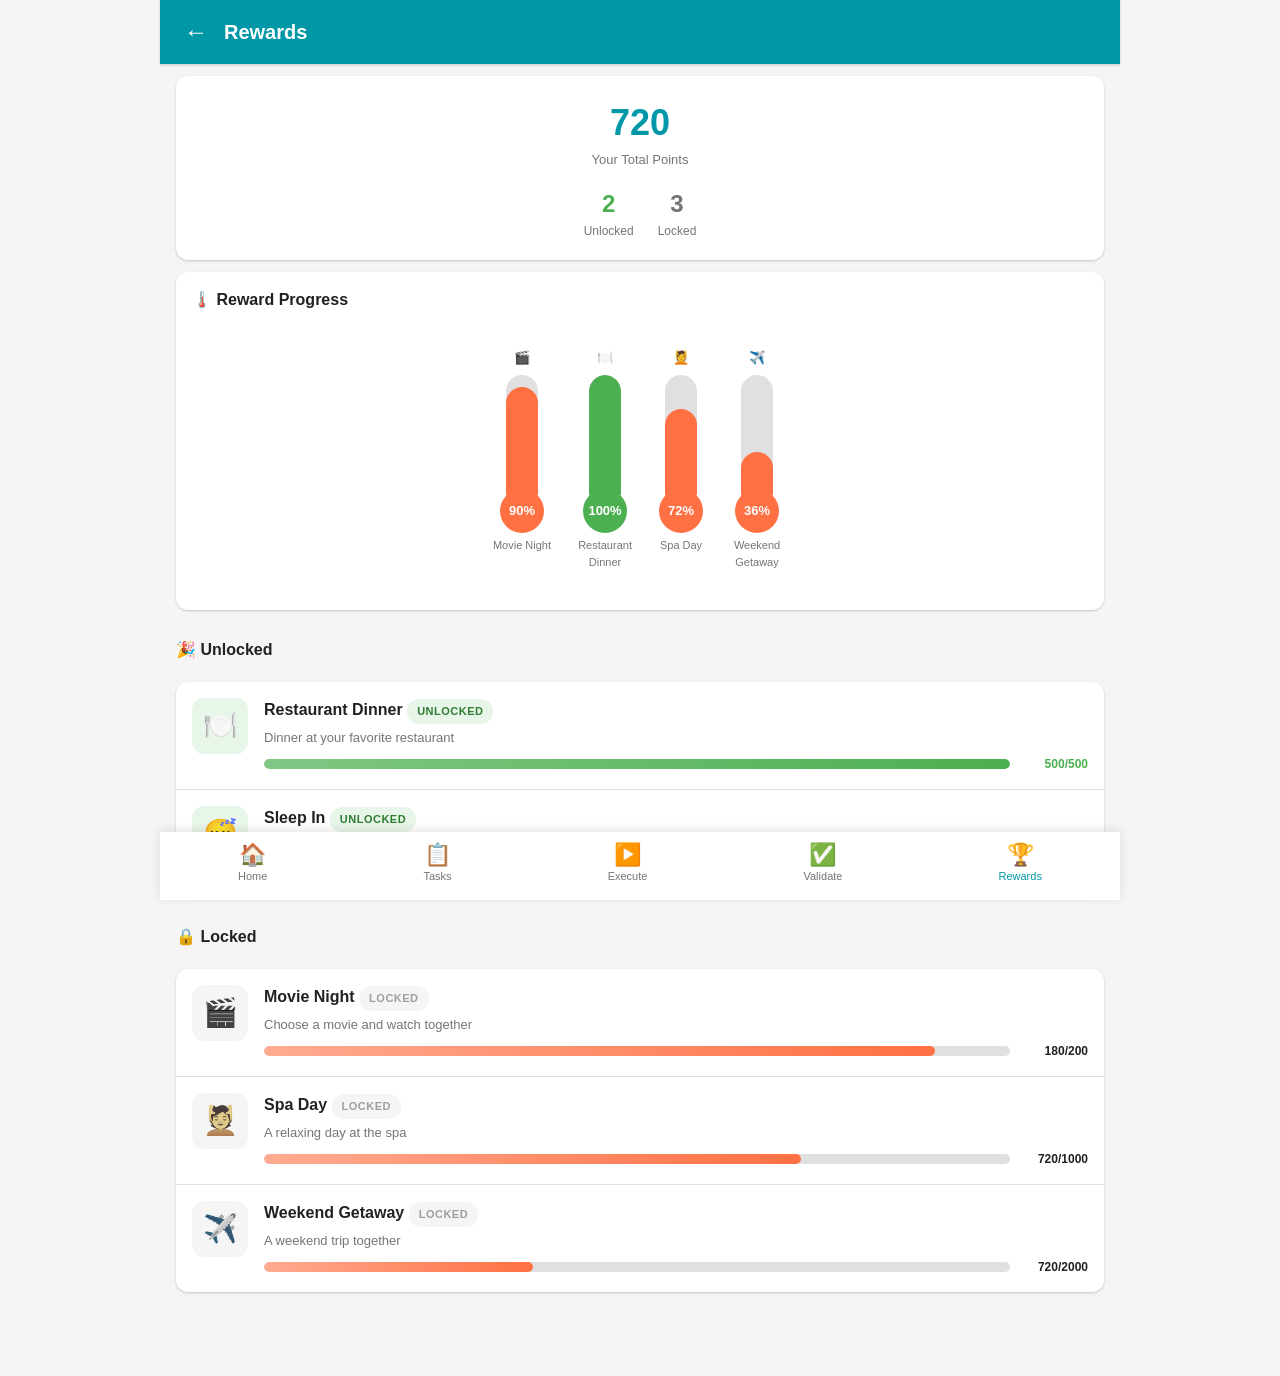
<file: prototypes/rewards.html>
<!DOCTYPE html>
<html lang="en">
<head>
  <meta charset="UTF-8">
  <meta name="viewport" content="width=device-width, initial-scale=1.0">
  <title>Task Pair App - Rewards</title>
  <link rel="stylesheet" href="styles.css">
  <style>
    .reward-card {
      display: flex;
      gap: 16px;
      padding: 16px;
      border-bottom: 1px solid var(--divider);
      transition: var(--transition);
    }
    .reward-card:last-child { border-bottom: none; }
    .reward-card:hover { background: rgba(0,151,167,0.04); }
    .reward-icon-wrap {
      width: 56px;
      height: 56px;
      border-radius: var(--radius);
      display: flex;
      align-items: center;
      justify-content: center;
      font-size: 28px;
      flex-shrink: 0;
    }
    .reward-icon-wrap.unlocked { background: #E8F5E9; }
    .reward-icon-wrap.locked { background: #F5F5F5; filter: grayscale(0.6); }
    .reward-info { flex: 1; }
    .reward-name { font-size: 16px; font-weight: 700; }
    .reward-desc { font-size: 13px; color: var(--text-secondary); margin: 4px 0 8px; }
    .reward-progress {
      display: flex;
      align-items: center;
      gap: 8px;
    }
    .reward-progress .progress-bar { flex: 1; height: 10px; }
    .reward-progress-text {
      font-size: 12px;
      font-weight: 700;
      min-width: 70px;
      text-align: right;
    }
    .reward-thermo-section {
      display: flex;
      justify-content: center;
      gap: 24px;
      padding: 24px 16px;
    }
    .reward-thermo-item {
      display: flex;
      flex-direction: column;
      align-items: center;
    }
    .reward-thermo-label {
      font-size: 13px;
      font-weight: 600;
      margin-bottom: 8px;
    }
    .mini-thermo {
      position: relative;
      width: 32px;
      height: 120px;
      background: var(--thermo-bg);
      border-radius: 16px 16px 0 0;
      overflow: hidden;
    }
    .mini-thermo-fill {
      position: absolute;
      bottom: 0;
      left: 0;
      right: 0;
      border-radius: 16px 16px 0 0;
      transition: height 0.8s cubic-bezier(0.4, 0, 0.2, 1);
    }
    .mini-thermo-bulb {
      width: 44px;
      height: 44px;
      border-radius: 50%;
      display: flex;
      align-items: center;
      justify-content: center;
      font-size: 13px;
      font-weight: 700;
      color: white;
      margin-top: -6px;
    }
    .summary-card {
      text-align: center;
      padding: 20px;
    }
    .summary-card .big-number {
      font-size: 36px;
      font-weight: 800;
      color: var(--primary);
    }
    .summary-card .big-label {
      font-size: 13px;
      color: var(--text-secondary);
    }
  </style>
</head>
<body>
  <div class="app-container">
    <div id="content"></div>
  </div>

  <script src="app.js"></script>
  <script>
    document.addEventListener('DOMContentLoaded', function() {
      renderTopBar('Rewards', { backPage: 'dashboard.html' });
      renderBottomNav('rewards.html');

      const rewards = MockData.rewards;
      const unlocked = rewards.filter(r => r.unlocked);
      const locked = rewards.filter(r => !r.unlocked);
      const totalPoints = MockData.scores.user1.current;

      const content = document.getElementById('content');
      content.innerHTML = `
        <!-- Points Summary -->
        <div class="card summary-card">
          <div class="big-number">${totalPoints}</div>
          <div class="big-label">Your Total Points</div>
          <div style="margin-top:16px">
            <div style="display:flex; justify-content:center; gap:24px">
              <div>
                <div style="font-size:24px; font-weight:700; color:var(--success)">${unlocked.length}</div>
                <div style="font-size:12px; color:var(--text-secondary)">Unlocked</div>
              </div>
              <div>
                <div style="font-size:24px; font-weight:700; color:var(--text-secondary)">${locked.length}</div>
                <div style="font-size:12px; color:var(--text-secondary)">Locked</div>
              </div>
            </div>
          </div>
        </div>

        <!-- Reward Thermometers -->
        <div class="card">
          <div class="card-header">
            <h2>🌡️ Reward Progress</h2>
          </div>
          <div class="reward-thermo-section">
            ${rewards.slice(0, 4).map(r => {
              const pct = Math.min((r.currentPoints / r.pointsRequired) * 100, 100);
              const color = r.unlocked ? 'var(--success)' : 'var(--accent)';
              return `
                <div class="reward-thermo-item">
                  <div class="reward-thermo-label">${r.icon}</div>
                  <div class="mini-thermo">
                    <div class="mini-thermo-fill" style="height:${pct}%; background:${color}"></div>
                  </div>
                  <div class="mini-thermo-bulb" style="background:${color}">${Math.round(pct)}%</div>
                  <div style="font-size:11px; color:var(--text-secondary); margin-top:4px; text-align:center; max-width:60px">${r.name}</div>
                </div>
              `;
            }).join('')}
          </div>
        </div>

        <!-- Unlocked Rewards -->
        ${unlocked.length > 0 ? `
          <div class="section-header">
            <h2>🎉 Unlocked</h2>
          </div>
          <div class="card" style="padding:0; overflow:hidden">
            ${unlocked.map(r => `
              <div class="reward-card">
                <div class="reward-icon-wrap unlocked">${r.icon}</div>
                <div class="reward-info">
                  <div class="reward-name">${r.name} ${statusBadge('unlocked')}</div>
                  <div class="reward-desc">${r.description}</div>
                  <div class="reward-progress">
                    <div class="progress-bar">
                      <div class="progress-fill green" style="width:100%"></div>
                    </div>
                    <div class="reward-progress-text" style="color:var(--success)">${r.pointsRequired}/${r.pointsRequired}</div>
                  </div>
                </div>
              </div>
            `).join('')}
          </div>
        ` : ''}

        <!-- Locked Rewards -->
        ${locked.length > 0 ? `
          <div class="section-header">
            <h2>🔒 Locked</h2>
          </div>
          <div class="card" style="padding:0; overflow:hidden">
            ${locked.map(r => {
              const pct = Math.min((r.currentPoints / r.pointsRequired) * 100, 100);
              return `
                <div class="reward-card">
                  <div class="reward-icon-wrap locked">${r.icon}</div>
                  <div class="reward-info">
                    <div class="reward-name">${r.name} ${statusBadge('locked')}</div>
                    <div class="reward-desc">${r.description}</div>
                    <div class="reward-progress">
                      <div class="progress-bar">
                        <div class="progress-fill" style="width:${pct}%"></div>
                      </div>
                      <div class="reward-progress-text">${r.currentPoints}/${r.pointsRequired}</div>
                    </div>
                  </div>
                </div>
              `;
            }).join('')}
          </div>
        ` : ''}
      `;
    });
  </script>
</body>
</html>
</file>
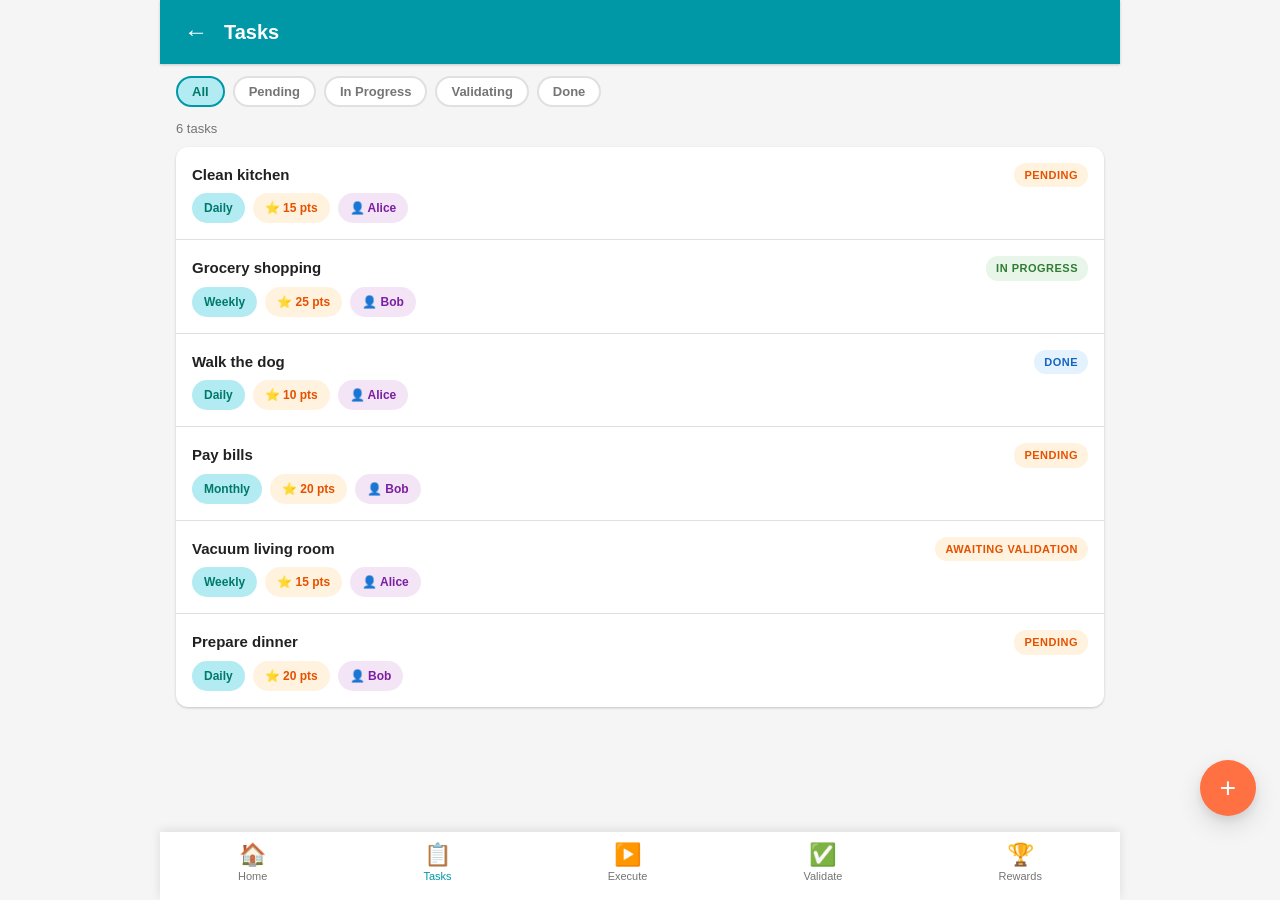
<file: prototypes/tasks.html>
<!DOCTYPE html>
<html lang="en">
<head>
  <meta charset="UTF-8">
  <meta name="viewport" content="width=device-width, initial-scale=1.0">
  <title>Task Pair App - Tasks</title>
  <link rel="stylesheet" href="styles.css">
  <style>
    .task-item {
      padding: 16px;
      border-bottom: 1px solid var(--divider);
      cursor: pointer;
      transition: var(--transition);
    }
    .task-item:hover { background: rgba(0,151,167,0.04); }
    .task-item:last-child { border-bottom: none; }
    .task-item-header {
      display: flex;
      align-items: center;
      justify-content: space-between;
      gap: 8px;
    }
    .task-item-name {
      font-size: 15px;
      font-weight: 600;
      flex: 1;
    }
    .task-item-meta {
      display: flex;
      gap: 8px;
      margin-top: 6px;
      flex-wrap: wrap;
    }
    .task-detail {
      margin-top: 12px;
      padding-top: 12px;
      border-top: 1px solid var(--divider);
      display: none;
    }
    .task-detail.open { display: block; }
    .task-detail p {
      font-size: 13px;
      color: var(--text-secondary);
      margin-bottom: 8px;
    }
    .task-detail-grid {
      display: grid;
      grid-template-columns: 1fr 1fr;
      gap: 8px;
      margin-bottom: 12px;
    }
    .task-detail-item {
      font-size: 12px;
    }
    .task-detail-item .label {
      color: var(--text-secondary);
    }
    .task-detail-item .value {
      font-weight: 600;
      color: var(--text);
    }
    .task-actions {
      display: flex;
      gap: 8px;
      margin-top: 8px;
    }
    .filter-bar {
      display: flex;
      gap: 8px;
      padding: 12px 16px;
      overflow-x: auto;
    }
    .filter-chip {
      padding: 6px 14px;
      border-radius: 16px;
      font-size: 13px;
      font-weight: 600;
      border: 2px solid var(--divider);
      background: var(--surface);
      color: var(--text-secondary);
      cursor: pointer;
      white-space: nowrap;
      transition: var(--transition);
    }
    .filter-chip.active {
      border-color: var(--primary);
      background: var(--primary-light);
      color: var(--primary-dark);
    }
  </style>
</head>
<body>
  <div class="app-container">
    <div id="content"></div>
  </div>

  <!-- Create Task Modal -->
  <div class="modal-overlay" id="createTaskModal">
    <div class="modal">
      <div class="modal-header">
        <h2>New Task</h2>
        <button class="modal-close" onclick="closeModal('createTaskModal')">&times;</button>
      </div>
      <form onsubmit="createTask(event)">
        <div class="form-group">
          <label for="taskName">Task Name</label>
          <input type="text" id="taskName" class="form-control" placeholder="e.g., Clean the kitchen" required>
        </div>
        <div class="form-group">
          <label for="taskDesc">Description</label>
          <textarea id="taskDesc" class="form-control" placeholder="What needs to be done?"></textarea>
        </div>
        <div style="display:grid; grid-template-columns:1fr 1fr; gap:12px">
          <div class="form-group">
            <label for="taskRecurrence">Recurrence</label>
            <select id="taskRecurrence" class="form-control">
              <option value="once">Once</option>
              <option value="daily">Daily</option>
              <option value="weekly">Weekly</option>
              <option value="monthly">Monthly</option>
              <option value="every_x_days">Every X Days</option>
            </select>
          </div>
          <div class="form-group">
            <label for="taskPoints">Points</label>
            <input type="number" id="taskPoints" class="form-control" value="10" min="1" max="100">
          </div>
        </div>
        <div style="display:grid; grid-template-columns:1fr 1fr; gap:12px">
          <div class="form-group">
            <label for="taskStartDate">Start Date</label>
            <input type="date" id="taskStartDate" class="form-control" value="2026-03-23">
          </div>
          <div class="form-group">
            <label for="taskEndDate">End Date</label>
            <input type="date" id="taskEndDate" class="form-control">
          </div>
        </div>
        <div style="display:grid; grid-template-columns:1fr 1fr; gap:12px">
          <div class="form-group">
            <label for="taskTime">Scheduled Time</label>
            <input type="time" id="taskTime" class="form-control" value="09:00">
          </div>
          <div class="form-group">
            <label for="taskDuration">Expected Duration (min)</label>
            <input type="number" id="taskDuration" class="form-control" value="30" min="5" step="5">
          </div>
        </div>
        <div style="display:grid; grid-template-columns:1fr 1fr; gap:12px">
          <div class="form-group">
            <label for="taskExecutor">Executor</label>
            <select id="taskExecutor" class="form-control">
              <option value="user1">Alice (Me)</option>
              <option value="user2">Bob (Partner)</option>
            </select>
          </div>
          <div class="form-group">
            <label for="taskRequester">Requester</label>
            <select id="taskRequester" class="form-control">
              <option value="user2">Bob (Partner)</option>
              <option value="user1">Alice (Me)</option>
            </select>
          </div>
        </div>
        <div class="form-group">
          <label for="taskReward">Reward (optional)</label>
          <input type="text" id="taskReward" class="form-control" placeholder="e.g., Movie night">
        </div>
        <button type="submit" class="btn btn-primary btn-block" style="margin-top:8px">Create Task</button>
      </form>
    </div>
  </div>

  <script src="app.js"></script>
  <script>
    let currentFilter = 'all';

    document.addEventListener('DOMContentLoaded', function() {
      renderTopBar('Tasks', { backPage: 'dashboard.html' });
      renderBottomNav('tasks.html');
      renderTasks();
    });

    function renderTasks() {
      const tasks = currentFilter === 'all'
        ? MockData.tasks
        : MockData.tasks.filter(t => t.status === currentFilter);

      const content = document.getElementById('content');
      content.innerHTML = `
        <!-- Filter Bar -->
        <div class="filter-bar">
          <button class="filter-chip ${currentFilter === 'all' ? 'active' : ''}" onclick="setFilter('all')">All</button>
          <button class="filter-chip ${currentFilter === 'pending' ? 'active' : ''}" onclick="setFilter('pending')">Pending</button>
          <button class="filter-chip ${currentFilter === 'in_progress' ? 'active' : ''}" onclick="setFilter('in_progress')">In Progress</button>
          <button class="filter-chip ${currentFilter === 'pending_validation' ? 'active' : ''}" onclick="setFilter('pending_validation')">Validating</button>
          <button class="filter-chip ${currentFilter === 'done' ? 'active' : ''}" onclick="setFilter('done')">Done</button>
        </div>

        <!-- Task Count -->
        <div style="padding:0 16px; font-size:13px; color:var(--text-secondary)">
          ${tasks.length} task${tasks.length !== 1 ? 's' : ''}
        </div>

        <!-- Task List -->
        <div class="card" style="padding:0; overflow:hidden; margin-top:8px">
          ${tasks.length > 0 ? tasks.map((t, i) => `
            <div class="task-item" onclick="toggleDetail(${i})">
              <div class="task-item-header">
                <div class="task-item-name">${t.name}</div>
                ${statusBadge(t.status)}
              </div>
              <div class="task-item-meta">
                <span class="chip">${recurrenceLabel(t.recurrence)}</span>
                <span class="chip" style="background:#FFF3E0; color:#E65100">⭐ ${t.points} pts</span>
                <span class="chip" style="background:#F3E5F5; color:#7B1FA2">👤 ${userName(t.executorId).split(' ')[0]}</span>
              </div>
              <div class="task-detail" id="detail-${i}">
                <p>${t.description}</p>
                <div class="task-detail-grid">
                  <div class="task-detail-item">
                    <div class="label">Due Date</div>
                    <div class="value">${formatDate(t.dueDate)}</div>
                  </div>
                  <div class="task-detail-item">
                    <div class="label">Scheduled Time</div>
                    <div class="value">${t.scheduledTime}</div>
                  </div>
                  <div class="task-detail-item">
                    <div class="label">Duration</div>
                    <div class="value">${t.expectedDuration} min</div>
                  </div>
                  <div class="task-detail-item">
                    <div class="label">Requester</div>
                    <div class="value">${userName(t.requesterId).split(' ')[0]}</div>
                  </div>
                  ${t.reward ? `
                    <div class="task-detail-item" style="grid-column: span 2">
                      <div class="label">Reward</div>
                      <div class="value">🎁 ${t.reward}</div>
                    </div>
                  ` : ''}
                </div>
                <div class="task-actions">
                  ${t.status === 'pending' ? `
                    <button class="btn btn-primary btn-sm" onclick="event.stopPropagation(); navigateTo('execution.html')">▶️ Execute</button>
                  ` : ''}
                  <button class="btn btn-outline btn-sm" onclick="event.stopPropagation(); editTask('${t.id}')">✏️ Edit</button>
                  <button class="btn btn-error btn-sm" onclick="event.stopPropagation(); deleteTask('${t.id}')">🗑️ Delete</button>
                </div>
              </div>
            </div>
          `).join('') : `
            <div class="empty-state">
              <div class="empty-icon">📋</div>
              <p>No tasks found</p>
            </div>
          `}
        </div>
      `;
    }

    function setFilter(filter) {
      currentFilter = filter;
      renderTasks();
      renderTopBar('Tasks', { backPage: 'dashboard.html' });
      renderBottomNav('tasks.html');
    }

    function toggleDetail(index) {
      const el = document.getElementById('detail-' + index);
      if (el) el.classList.toggle('open');
    }

    function createTask(e) {
      e.preventDefault();
      closeModal('createTaskModal');
      showToast('Task created successfully!');
    }

    function editTask(id) {
      showToast('Edit task: ' + id, 'info');
      openModal('createTaskModal');
    }

    function deleteTask(id) {
      if (confirm('Delete this task?')) {
        showToast('Task deleted', 'error');
      }
    }
  </script>

  <button class="fab" onclick="openModal('createTaskModal')">+</button>
</body>
</html>
</file>
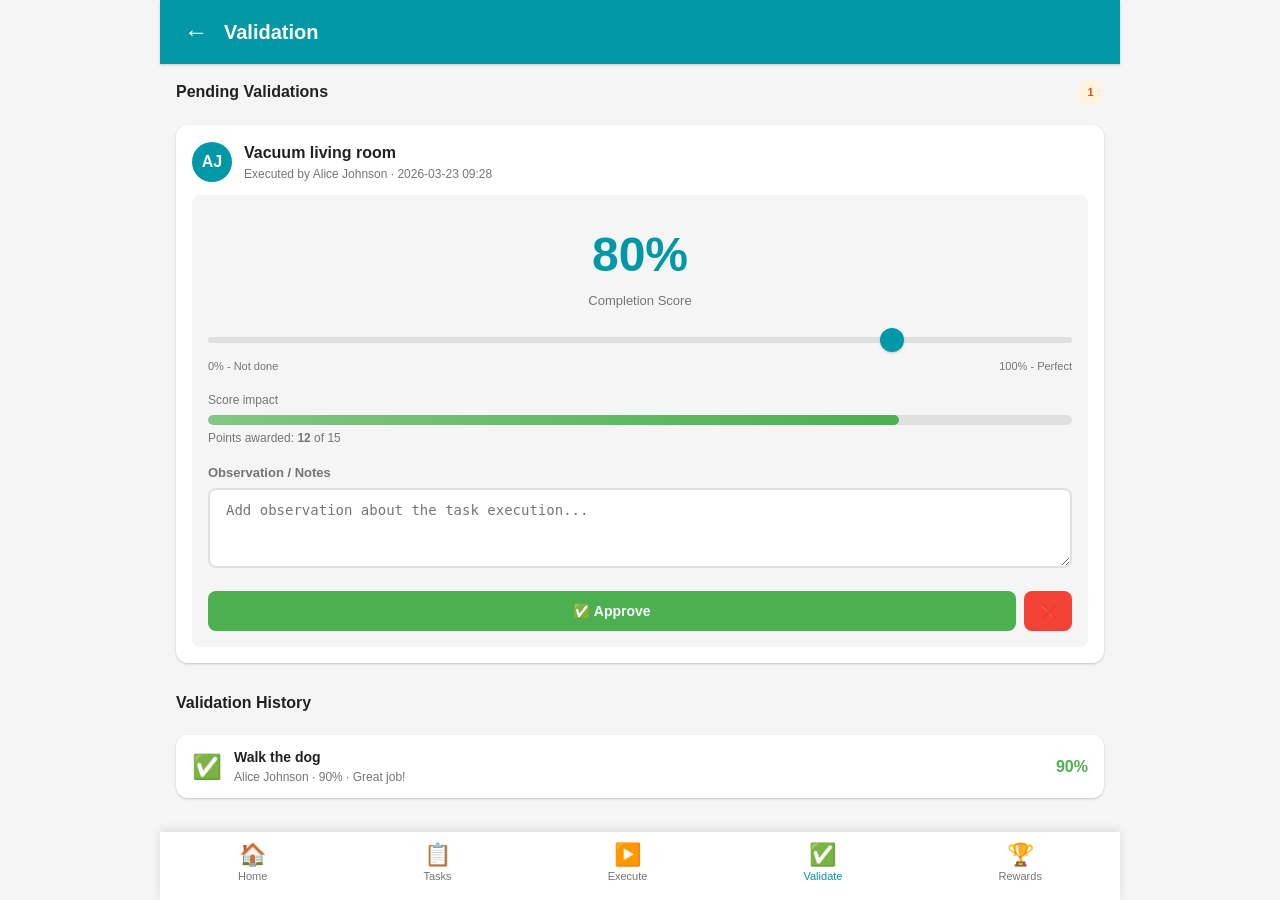
<file: prototypes/validation.html>
<!DOCTYPE html>
<html lang="en">
<head>
  <meta charset="UTF-8">
  <meta name="viewport" content="width=device-width, initial-scale=1.0">
  <title>Task Pair App - Validation</title>
  <link rel="stylesheet" href="styles.css">
  <style>
    .validation-item {
      padding: 16px;
      border-bottom: 1px solid var(--divider);
    }
    .validation-item:last-child { border-bottom: none; }
    .val-header {
      display: flex;
      align-items: center;
      gap: 12px;
      margin-bottom: 12px;
    }
    .val-header .val-info { flex: 1; }
    .val-header .val-info .val-task { font-size: 16px; font-weight: 700; }
    .val-header .val-info .val-meta { font-size: 12px; color: var(--text-secondary); }
    .val-form {
      background: var(--bg);
      border-radius: var(--radius-sm);
      padding: 16px;
      margin-top: 12px;
    }
    .percentage-display {
      text-align: center;
      margin: 8px 0;
    }
    .percentage-value {
      font-size: 48px;
      font-weight: 700;
    }
    .percentage-label {
      font-size: 13px;
      color: var(--text-secondary);
    }
    .approved-item {
      display: flex;
      align-items: center;
      gap: 12px;
      padding: 12px 16px;
      border-bottom: 1px solid var(--divider);
    }
    .approved-item:last-child { border-bottom: none; }
    .approved-info { flex: 1; }
    .approved-info .approved-name { font-size: 14px; font-weight: 600; }
    .approved-info .approved-meta { font-size: 12px; color: var(--text-secondary); }
    .approved-score {
      font-size: 16px;
      font-weight: 700;
      color: var(--success);
    }
  </style>
</head>
<body>
  <div class="app-container">
    <div id="content"></div>
  </div>

  <script src="app.js"></script>
  <script>
    document.addEventListener('DOMContentLoaded', function() {
      renderTopBar('Validation', { backPage: 'dashboard.html' });
      renderBottomNav('validation.html');

      const pending = MockData.validations.filter(v => v.status === 'pending');
      const approved = MockData.validations.filter(v => v.status === 'approved');

      const content = document.getElementById('content');
      content.innerHTML = `
        <!-- Pending Validations -->
        <div class="section-header">
          <h2>Pending Validations</h2>
          <span class="badge badge-pending">${pending.length}</span>
        </div>

        ${pending.length > 0 ? `
          <div class="card" style="padding:0; overflow:hidden">
            ${pending.map((v, i) => `
              <div class="validation-item">
                <div class="val-header">
                  <div class="avatar avatar-primary">${getInitials(v.executorName)}</div>
                  <div class="val-info">
                    <div class="val-task">${v.taskName}</div>
                    <div class="val-meta">Executed by ${v.executorName} · ${v.executedAt}</div>
                  </div>
                </div>

                <div class="val-form" id="valForm-${i}">
                  <div class="percentage-display">
                    <div class="percentage-value" id="pctValue-${i}" style="color: var(--primary)">80%</div>
                    <div class="percentage-label">Completion Score</div>
                  </div>

                  <div class="slider-container">
                    <input type="range" min="0" max="100" value="80" id="pctSlider-${i}"
                           oninput="updateSlider(${i}, this.value)">
                  </div>

                  <div style="display:flex; justify-content:space-between; font-size:11px; color:var(--text-secondary); margin-bottom:16px">
                    <span>0% - Not done</span>
                    <span>100% - Perfect</span>
                  </div>

                  <!-- Score thermometer preview -->
                  <div style="margin-bottom:16px">
                    <div style="font-size:12px; color:var(--text-secondary); margin-bottom:6px">Score impact</div>
                    <div class="progress-bar" style="height:10px">
                      <div class="progress-fill green" id="scoreFill-${i}" style="width:80%"></div>
                    </div>
                    <div style="font-size:12px; color:var(--text-secondary); margin-top:4px">
                      Points awarded: <strong id="ptsAwarded-${i}">12</strong> of 15
                    </div>
                  </div>

                  <div class="form-group">
                    <label>Observation / Notes</label>
                    <textarea class="form-control" id="valNotes-${i}" placeholder="Add observation about the task execution..."></textarea>
                  </div>

                  <div style="display:flex; gap:8px">
                    <button class="btn btn-success btn-block" onclick="approveValidation(${i}, '${v.id}')">
                      ✅ Approve
                    </button>
                    <button class="btn btn-error btn-sm" onclick="rejectValidation(${i}, '${v.id}')">
                      ❌
                    </button>
                  </div>
                </div>
              </div>
            `).join('')}
          </div>
        ` : `
          <div class="card">
            <div class="empty-state">
              <div class="empty-icon">✅</div>
              <p>No pending validations!</p>
            </div>
          </div>
        `}

        <!-- Validation History -->
        <div class="section-header">
          <h2>Validation History</h2>
        </div>
        <div class="card" style="padding:0; overflow:hidden">
          ${approved.length > 0 ? approved.map(v => `
            <div class="approved-item">
              <div style="font-size:24px">✅</div>
              <div class="approved-info">
                <div class="approved-name">${v.taskName}</div>
                <div class="approved-meta">${v.executorName} · ${v.percentage}% · ${v.notes || 'No notes'}</div>
              </div>
              <div class="approved-score">${v.percentage}%</div>
            </div>
          `).join('') : `
            <div class="empty-state">
              <div class="empty-icon">📜</div>
              <p>No validation history yet</p>
            </div>
          `}
        </div>
      `;
    });

    function updateSlider(index, value) {
      const pctEl = document.getElementById('pctValue-' + index);
      const fillEl = document.getElementById('scoreFill-' + index);
      const ptsEl = document.getElementById('ptsAwarded-' + index);

      // Color based on value
      let color = 'var(--error)';
      if (value >= 80) color = 'var(--success)';
      else if (value >= 50) color = 'var(--warning)';
      else if (value >= 30) color = 'var(--accent)';

      if (pctEl) {
        pctEl.textContent = value + '%';
        pctEl.style.color = color;
      }
      if (fillEl) fillEl.style.width = value + '%';
      if (ptsEl) ptsEl.textContent = Math.round(15 * value / 100);
    }

    function approveValidation(index, id) {
      const slider = document.getElementById('pctSlider-' + index);
      const notes = document.getElementById('valNotes-' + index);
      const pct = slider ? slider.value : 80;
      showToast(`Task approved at ${pct}%! +${Math.round(15 * pct / 100)} pts`);
    }

    function rejectValidation(index, id) {
      showToast('Task rejected', 'error');
    }
  </script>
</body>
</html>
</file>
<file: prototypes/styles.css>
/* ============================================
   Task Pair App - Shared Styles
   ============================================ */

/* --- CSS Variables --- */
:root {
  --primary: #0097A7;
  --primary-dark: #00796B;
  --primary-light: #B2EBF2;
  --accent: #FF7043;
  --accent-light: #FFAB91;
  --bg: #F5F5F5;
  --surface: #FFFFFF;
  --text: #212121;
  --text-secondary: #757575;
  --text-light: #BDBDBD;
  --divider: #E0E0E0;
  --success: #4CAF50;
  --warning: #FFC107;
  --error: #F44336;
  --thermo-bg: #E0E0E0;
  --thermo-fill: linear-gradient(180deg, #FF7043 0%, #FF5722 50%, #E64A19 100%);
  --shadow-sm: 0 1px 3px rgba(0,0,0,0.12), 0 1px 2px rgba(0,0,0,0.08);
  --shadow-md: 0 4px 6px rgba(0,0,0,0.1), 0 2px 4px rgba(0,0,0,0.06);
  --shadow-lg: 0 10px 25px rgba(0,0,0,0.12), 0 4px 10px rgba(0,0,0,0.08);
  --radius: 12px;
  --radius-sm: 8px;
  --radius-lg: 16px;
  --transition: 0.2s ease;
}

/* --- Reset --- */
*, *::before, *::after {
  box-sizing: border-box;
  margin: 0;
  padding: 0;
}

body {
  font-family: -apple-system, BlinkMacSystemFont, 'Segoe UI', Roboto, Oxygen, Ubuntu, sans-serif;
  background: var(--bg);
  color: var(--text);
  line-height: 1.5;
  min-height: 100vh;
}

a { color: var(--primary); text-decoration: none; }
a:hover { text-decoration: underline; }

/* --- Layout --- */
.app-container {
  max-width: 480px;
  margin: 0 auto;
  min-height: 100vh;
  background: var(--bg);
  position: relative;
  padding-bottom: 72px;
}

@media (min-width: 768px) {
  .app-container {
    max-width: 720px;
  }
}

@media (min-width: 1024px) {
  .app-container {
    max-width: 960px;
  }
}

/* --- Top Bar --- */
.top-bar {
  background: var(--primary);
  color: white;
  padding: 16px 20px;
  display: flex;
  align-items: center;
  gap: 12px;
  position: sticky;
  top: 0;
  z-index: 100;
  box-shadow: var(--shadow-sm);
}

.top-bar h1 {
  font-size: 20px;
  font-weight: 600;
  flex: 1;
}

.top-bar .back-btn {
  background: none;
  border: none;
  color: white;
  font-size: 24px;
  cursor: pointer;
  padding: 4px;
  line-height: 1;
}

.top-bar .action-btn {
  background: none;
  border: none;
  color: white;
  font-size: 20px;
  cursor: pointer;
  padding: 4px 8px;
}

/* --- Bottom Navigation --- */
.bottom-nav {
  position: fixed;
  bottom: 0;
  left: 50%;
  transform: translateX(-50%);
  width: 100%;
  max-width: 480px;
  background: var(--surface);
  display: flex;
  justify-content: space-around;
  padding: 8px 0 12px;
  box-shadow: 0 -2px 10px rgba(0,0,0,0.1);
  z-index: 100;
}

@media (min-width: 768px) {
  .bottom-nav { max-width: 720px; }
}
@media (min-width: 1024px) {
  .bottom-nav { max-width: 960px; }
}

.bottom-nav a {
  display: flex;
  flex-direction: column;
  align-items: center;
  gap: 2px;
  color: var(--text-secondary);
  font-size: 11px;
  text-decoration: none;
  padding: 4px 8px;
  border-radius: 8px;
  transition: var(--transition);
}

.bottom-nav a.active {
  color: var(--primary);
}

.bottom-nav a:hover {
  background: var(--primary-light);
  text-decoration: none;
}

.bottom-nav .nav-icon {
  font-size: 22px;
  line-height: 1;
}

/* --- Cards --- */
.card {
  background: var(--surface);
  border-radius: var(--radius);
  box-shadow: var(--shadow-sm);
  padding: 16px;
  margin: 12px 16px;
  transition: var(--transition);
}

.card:hover {
  box-shadow: var(--shadow-md);
}

.card-header {
  display: flex;
  align-items: center;
  justify-content: space-between;
  margin-bottom: 12px;
}

.card-header h2 {
  font-size: 16px;
  font-weight: 600;
}

.card-header h3 {
  font-size: 14px;
  font-weight: 600;
}

/* --- Buttons --- */
.btn {
  display: inline-flex;
  align-items: center;
  justify-content: center;
  gap: 8px;
  padding: 12px 24px;
  border-radius: var(--radius-sm);
  border: none;
  font-size: 14px;
  font-weight: 600;
  cursor: pointer;
  transition: var(--transition);
  text-decoration: none;
}

.btn:hover { text-decoration: none; }

.btn-primary {
  background: var(--primary);
  color: white;
}
.btn-primary:hover { background: var(--primary-dark); }

.btn-accent {
  background: var(--accent);
  color: white;
}
.btn-accent:hover { background: #E64A19; }

.btn-outline {
  background: transparent;
  color: var(--primary);
  border: 2px solid var(--primary);
}
.btn-outline:hover { background: var(--primary-light); }

.btn-success {
  background: var(--success);
  color: white;
}

.btn-error {
  background: var(--error);
  color: white;
}

.btn-sm {
  padding: 8px 16px;
  font-size: 13px;
}

.btn-block {
  width: 100%;
}

.btn-icon {
  width: 40px;
  height: 40px;
  padding: 0;
  border-radius: 50%;
  font-size: 20px;
}

/* --- Forms --- */
.form-group {
  margin-bottom: 16px;
}

.form-group label {
  display: block;
  font-size: 13px;
  font-weight: 600;
  color: var(--text-secondary);
  margin-bottom: 6px;
}

.form-control {
  width: 100%;
  padding: 12px 16px;
  border: 2px solid var(--divider);
  border-radius: var(--radius-sm);
  font-size: 14px;
  background: var(--surface);
  color: var(--text);
  transition: var(--transition);
}

.form-control:focus {
  outline: none;
  border-color: var(--primary);
  box-shadow: 0 0 0 3px rgba(0,151,167,0.15);
}

select.form-control {
  appearance: none;
  background-image: url("data:image/svg+xml,%3Csvg xmlns='http://www.w3.org/2000/svg' width='12' height='12' viewBox='0 0 12 12'%3E%3Cpath fill='%23757575' d='M6 8L1 3h10z'/%3E%3C/svg%3E");
  background-repeat: no-repeat;
  background-position: right 12px center;
  padding-right: 36px;
}

textarea.form-control {
  resize: vertical;
  min-height: 80px;
}

/* --- Thermometer Progress Bar --- */
.thermometer {
  display: flex;
  flex-direction: column;
  align-items: center;
  padding: 16px;
}

.thermometer-vertical {
  position: relative;
  width: 48px;
  height: 200px;
  background: var(--thermo-bg);
  border-radius: 24px 24px 0 0;
  overflow: hidden;
  margin-bottom: 8px;
}

.thermometer-fill {
  position: absolute;
  bottom: 0;
  left: 0;
  right: 0;
  background: var(--thermo-fill);
  border-radius: 24px 24px 0 0;
  transition: height 0.8s cubic-bezier(0.4, 0, 0.2, 1);
}

.thermometer-bulb {
  width: 64px;
  height: 64px;
  border-radius: 50%;
  background: var(--accent);
  display: flex;
  align-items: center;
  justify-content: center;
  color: white;
  font-weight: 700;
  font-size: 16px;
  box-shadow: var(--shadow-md);
  position: relative;
  z-index: 1;
  margin-top: -8px;
}

.thermometer-label {
  font-size: 13px;
  color: var(--text-secondary);
  margin-top: 8px;
  text-align: center;
}

/* Horizontal thermometer / progress bar */
.progress-bar {
  width: 100%;
  height: 12px;
  background: var(--thermo-bg);
  border-radius: 6px;
  overflow: hidden;
  position: relative;
}

.progress-fill {
  height: 100%;
  border-radius: 6px;
  background: linear-gradient(90deg, var(--accent-light), var(--accent));
  transition: width 0.6s cubic-bezier(0.4, 0, 0.2, 1);
}

.progress-fill.green {
  background: linear-gradient(90deg, #81C784, var(--success));
}

.progress-fill.blue {
  background: linear-gradient(90deg, var(--primary-light), var(--primary));
}

/* --- Badges --- */
.badge {
  display: inline-flex;
  align-items: center;
  justify-content: center;
  padding: 4px 10px;
  border-radius: 12px;
  font-size: 11px;
  font-weight: 700;
  text-transform: uppercase;
  letter-spacing: 0.5px;
}

.badge-pending { background: #FFF3E0; color: #E65100; }
.badge-active { background: #E8F5E9; color: #2E7D32; }
.badge-done { background: #E3F2FD; color: #1565C0; }
.badge-locked { background: #F5F5F5; color: #9E9E9E; }
.badge-unlocked { background: #E8F5E9; color: #2E7D32; }
.badge-overdue { background: #FFEBEE; color: #C62828; }

/* --- Chips --- */
.chip {
  display: inline-flex;
  align-items: center;
  gap: 4px;
  padding: 6px 12px;
  border-radius: 16px;
  background: var(--primary-light);
  color: var(--primary-dark);
  font-size: 12px;
  font-weight: 600;
}

/* --- List Items --- */
.list-item {
  display: flex;
  align-items: center;
  gap: 12px;
  padding: 12px 16px;
  border-bottom: 1px solid var(--divider);
  cursor: pointer;
  transition: var(--transition);
}

.list-item:hover {
  background: rgba(0,151,167,0.04);
}

.list-item:last-child {
  border-bottom: none;
}

.list-item .icon {
  width: 40px;
  height: 40px;
  border-radius: 50%;
  display: flex;
  align-items: center;
  justify-content: center;
  font-size: 18px;
  flex-shrink: 0;
}

.list-item .content {
  flex: 1;
  min-width: 0;
}

.list-item .content .title {
  font-size: 14px;
  font-weight: 600;
  white-space: nowrap;
  overflow: hidden;
  text-overflow: ellipsis;
}

.list-item .content .subtitle {
  font-size: 12px;
  color: var(--text-secondary);
}

/* --- Stats Grid --- */
.stats-grid {
  display: grid;
  grid-template-columns: repeat(2, 1fr);
  gap: 12px;
  padding: 0 16px;
  margin: 12px 0;
}

.stat-card {
  background: var(--surface);
  border-radius: var(--radius);
  padding: 16px;
  text-align: center;
  box-shadow: var(--shadow-sm);
}

.stat-value {
  font-size: 28px;
  font-weight: 700;
  color: var(--primary);
}

.stat-label {
  font-size: 12px;
  color: var(--text-secondary);
  margin-top: 4px;
}

/* --- Quick Actions --- */
.quick-actions {
  display: flex;
  gap: 12px;
  padding: 0 16px;
  margin: 16px 0;
  overflow-x: auto;
}

.quick-action {
  display: flex;
  flex-direction: column;
  align-items: center;
  gap: 8px;
  padding: 16px;
  background: var(--surface);
  border-radius: var(--radius);
  box-shadow: var(--shadow-sm);
  min-width: 90px;
  cursor: pointer;
  transition: var(--transition);
  border: none;
  text-decoration: none;
  color: var(--text);
}

.quick-action:hover {
  box-shadow: var(--shadow-md);
  transform: translateY(-2px);
  text-decoration: none;
}

.quick-action .qa-icon {
  font-size: 28px;
}

.quick-action .qa-label {
  font-size: 12px;
  font-weight: 600;
  color: var(--text-secondary);
}

/* --- Section Headers --- */
.section-header {
  display: flex;
  align-items: center;
  justify-content: space-between;
  padding: 16px 16px 8px;
}

.section-header h2 {
  font-size: 16px;
  font-weight: 700;
}

.section-header a, .section-header button {
  font-size: 13px;
  color: var(--primary);
  background: none;
  border: none;
  cursor: pointer;
  font-weight: 600;
}

/* --- Auth Pages --- */
.auth-container {
  display: flex;
  flex-direction: column;
  align-items: center;
  justify-content: center;
  min-height: 100vh;
  padding: 24px;
  background: linear-gradient(135deg, var(--primary) 0%, var(--primary-dark) 100%);
}

.auth-card {
  background: var(--surface);
  border-radius: var(--radius-lg);
  padding: 32px 24px;
  width: 100%;
  max-width: 400px;
  box-shadow: var(--shadow-lg);
}

.auth-logo {
  text-align: center;
  margin-bottom: 24px;
}

.auth-logo .logo-icon {
  font-size: 56px;
  margin-bottom: 8px;
}

.auth-logo h1 {
  font-size: 24px;
  color: var(--primary);
  font-weight: 700;
}

.auth-logo p {
  font-size: 14px;
  color: var(--text-secondary);
}

.auth-footer {
  text-align: center;
  margin-top: 20px;
  font-size: 14px;
  color: var(--text-secondary);
}

/* --- FAB --- */
.fab {
  position: fixed;
  bottom: 84px;
  right: 24px;
  width: 56px;
  height: 56px;
  border-radius: 50%;
  background: var(--accent);
  color: white;
  border: none;
  font-size: 28px;
  cursor: pointer;
  box-shadow: var(--shadow-lg);
  display: flex;
  align-items: center;
  justify-content: center;
  transition: var(--transition);
  z-index: 50;
}

.fab:hover {
  transform: scale(1.1);
  background: #E64A19;
}

/* --- Modal/Dialog --- */
.modal-overlay {
  position: fixed;
  top: 0;
  left: 0;
  right: 0;
  bottom: 0;
  background: rgba(0,0,0,0.5);
  display: none;
  align-items: flex-end;
  justify-content: center;
  z-index: 200;
}

.modal-overlay.active {
  display: flex;
}

.modal {
  background: var(--surface);
  border-radius: var(--radius-lg) var(--radius-lg) 0 0;
  padding: 24px;
  width: 100%;
  max-width: 480px;
  max-height: 85vh;
  overflow-y: auto;
  animation: slideUp 0.3s ease;
}

@keyframes slideUp {
  from { transform: translateY(100%); }
  to { transform: translateY(0); }
}

.modal-header {
  display: flex;
  align-items: center;
  justify-content: space-between;
  margin-bottom: 20px;
}

.modal-header h2 {
  font-size: 18px;
  font-weight: 700;
}

.modal-close {
  background: none;
  border: none;
  font-size: 24px;
  cursor: pointer;
  color: var(--text-secondary);
  padding: 4px;
}

/* --- Slider --- */
.slider-container {
  padding: 8px 0;
}

.slider-container input[type="range"] {
  width: 100%;
  height: 6px;
  -webkit-appearance: none;
  appearance: none;
  background: var(--thermo-bg);
  border-radius: 3px;
  outline: none;
}

.slider-container input[type="range"]::-webkit-slider-thumb {
  -webkit-appearance: none;
  appearance: none;
  width: 24px;
  height: 24px;
  border-radius: 50%;
  background: var(--primary);
  cursor: pointer;
  box-shadow: var(--shadow-sm);
}

.slider-value {
  text-align: center;
  font-size: 32px;
  font-weight: 700;
  color: var(--primary);
  margin: 8px 0;
}

/* --- Timer --- */
.timer-display {
  text-align: center;
  font-size: 48px;
  font-weight: 700;
  font-variant-numeric: tabular-nums;
  color: var(--primary);
  padding: 24px;
  letter-spacing: 2px;
}

.timer-display.running {
  color: var(--accent);
}

/* --- Charts (simple) --- */
.bar-chart {
  display: flex;
  align-items: flex-end;
  gap: 8px;
  height: 160px;
  padding: 0 16px;
}

.bar-chart .bar {
  flex: 1;
  display: flex;
  flex-direction: column;
  align-items: center;
  justify-content: flex-end;
  height: 100%;
}

.bar-chart .bar-fill {
  width: 100%;
  max-width: 40px;
  border-radius: 6px 6px 0 0;
  background: var(--primary);
  transition: height 0.6s ease;
  min-height: 4px;
}

.bar-chart .bar-label {
  font-size: 11px;
  color: var(--text-secondary);
  margin-top: 6px;
}

.bar-chart .bar-value {
  font-size: 11px;
  font-weight: 600;
  color: var(--text);
  margin-bottom: 4px;
}

/* --- Tabs --- */
.tabs {
  display: flex;
  border-bottom: 2px solid var(--divider);
  padding: 0 16px;
}

.tab {
  padding: 12px 16px;
  font-size: 14px;
  font-weight: 600;
  color: var(--text-secondary);
  background: none;
  border: none;
  cursor: pointer;
  border-bottom: 2px solid transparent;
  margin-bottom: -2px;
  transition: var(--transition);
}

.tab.active {
  color: var(--primary);
  border-bottom-color: var(--primary);
}

/* --- Empty State --- */
.empty-state {
  text-align: center;
  padding: 40px 24px;
  color: var(--text-secondary);
}

.empty-state .empty-icon {
  font-size: 56px;
  margin-bottom: 16px;
}

.empty-state p {
  font-size: 14px;
}

/* --- Avatar --- */
.avatar {
  width: 40px;
  height: 40px;
  border-radius: 50%;
  display: flex;
  align-items: center;
  justify-content: center;
  font-weight: 700;
  font-size: 16px;
  color: white;
  flex-shrink: 0;
}

.avatar-primary { background: var(--primary); }
.avatar-accent { background: var(--accent); }

/* --- Utility --- */
.text-center { text-align: center; }
.text-secondary { color: var(--text-secondary); }
.text-sm { font-size: 12px; }
.mt-8 { margin-top: 8px; }
.mt-16 { margin-top: 16px; }
.mb-8 { margin-bottom: 8px; }
.mb-16 { margin-bottom: 16px; }
.p-16 { padding: 16px; }
.px-16 { padding-left: 16px; padding-right: 16px; }
.gap-8 { gap: 8px; }
.flex { display: flex; }
.flex-col { flex-direction: column; }
.items-center { align-items: center; }
.justify-between { justify-content: space-between; }
.flex-1 { flex: 1; }
.hidden { display: none !important; }

.scroll-content {
  padding-bottom: 16px;
}
</file>
